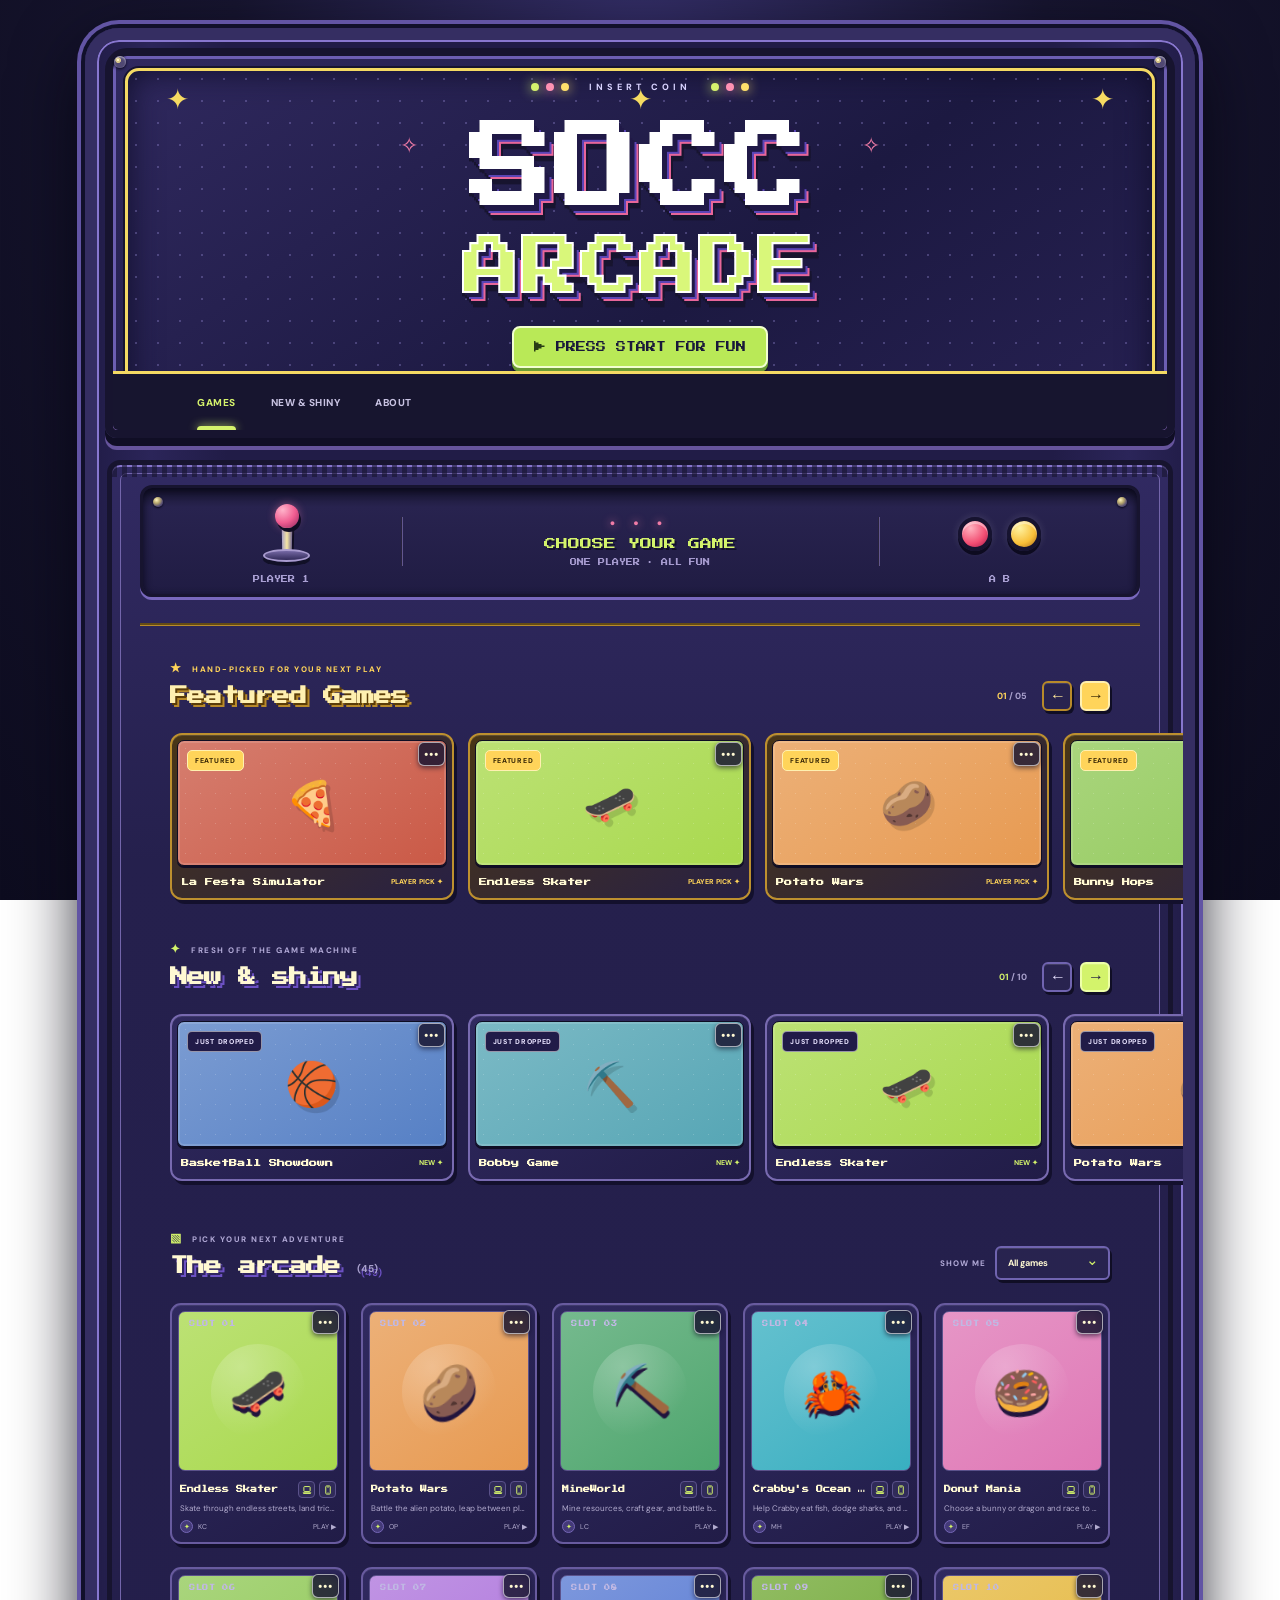
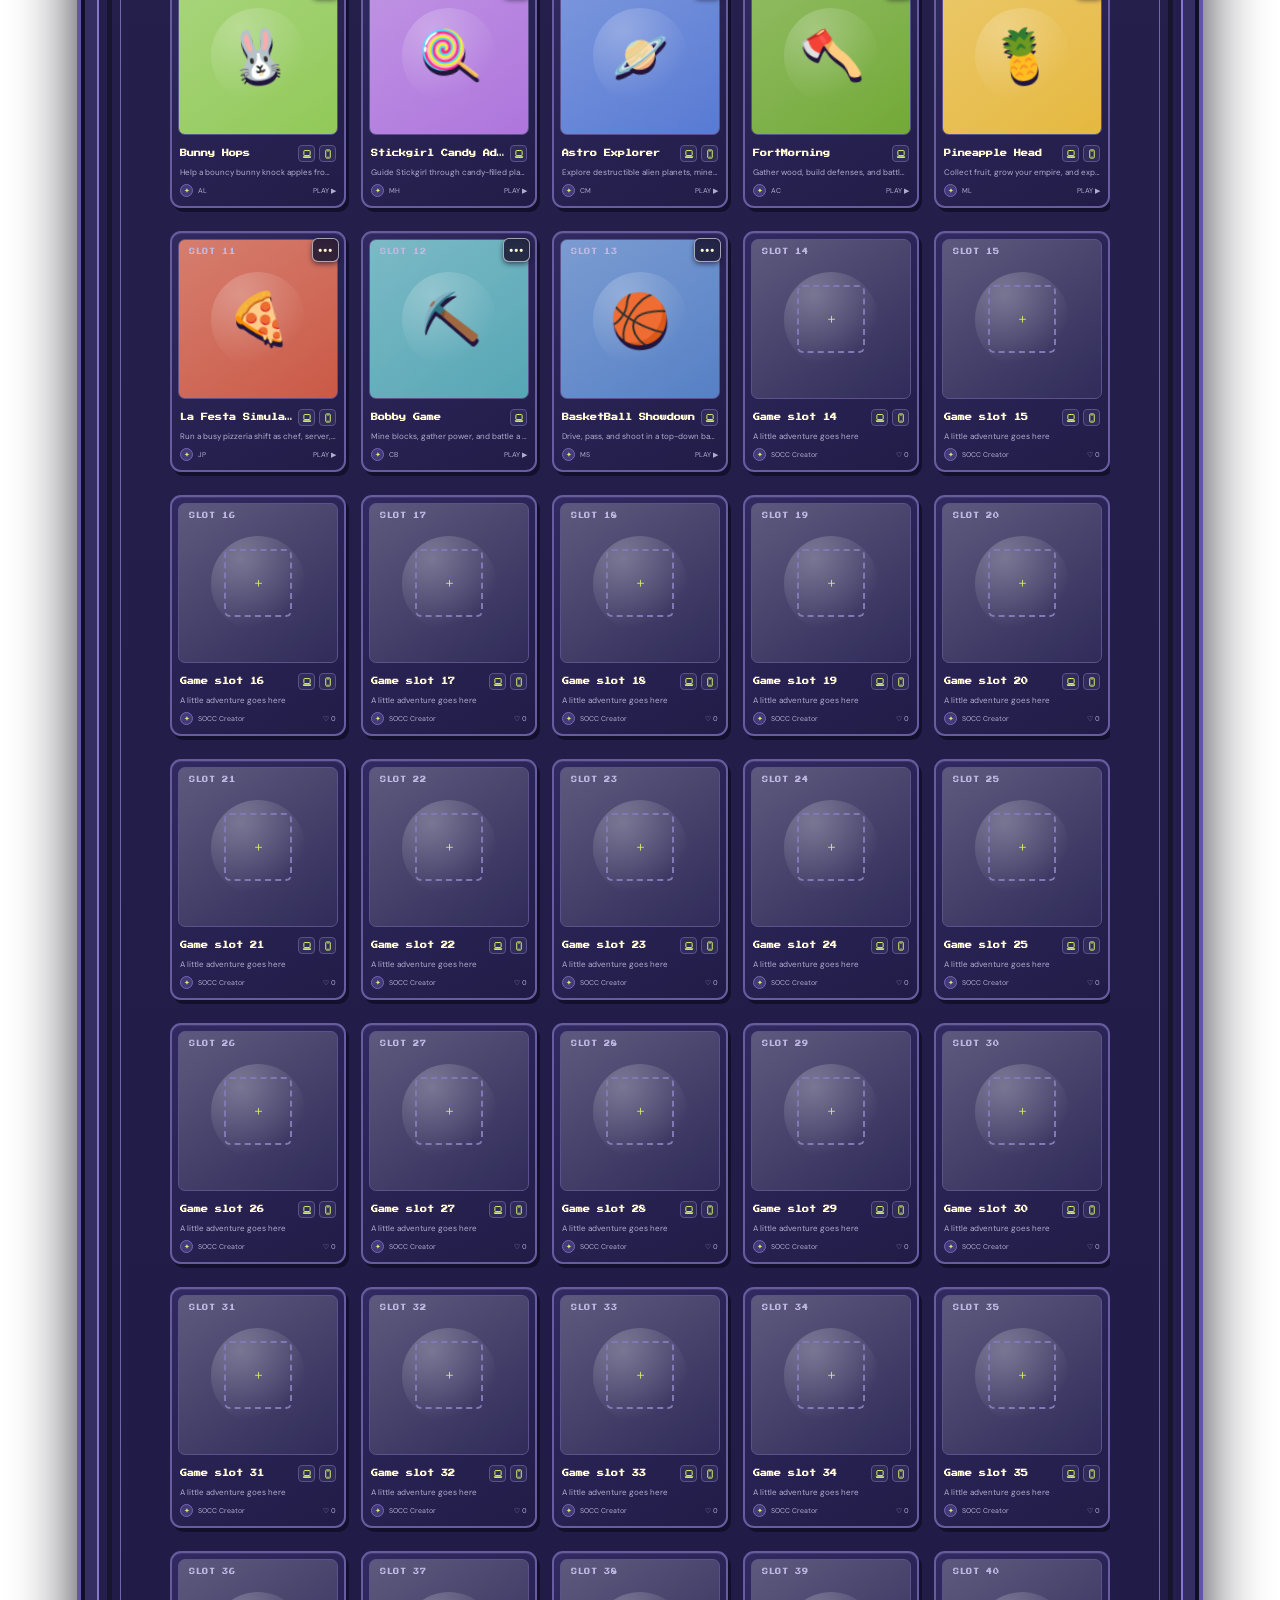
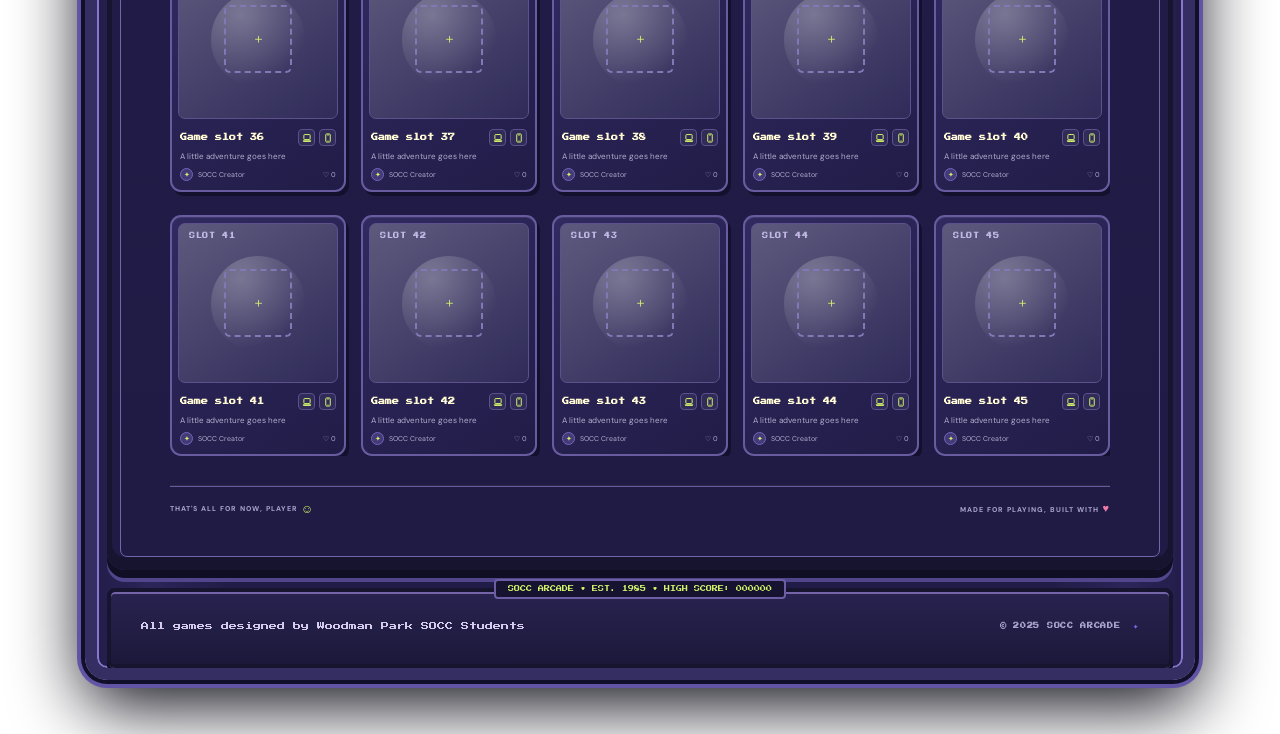
<file: index.html>
<!doctype html>
<html lang="en">
<head>
  <meta charset="utf-8">
  <meta name="viewport" content="width=device-width, initial-scale=1">
  <meta name="theme-color" content="#10102b">
  <meta name="description" content="SOCC Arcade — a playful home for tiny games and big fun.">
  <title>SOCC Arcade — Play something awesome</title>
  <link rel="preconnect" href="https://fonts.googleapis.com">
  <link rel="preconnect" href="https://fonts.gstatic.com" crossorigin>
  <link href="https://fonts.googleapis.com/css2?family=DM+Sans:wght@400;500;600;700;800&family=Press+Start+2P&family=Space+Grotesk:wght@500;600;700&display=swap" rel="stylesheet">
  <link rel="stylesheet" href="styles.css">
</head>
<body>
  <div class="page-shell">
    <header class="site-header">
      <div class="marquee-stars" aria-hidden="true"><span>✦</span><span>✧</span><span>✦</span><span>✧</span><span>✦</span></div>
      <div class="marquee-topline"><span class="marquee-lights"><i></i><i></i><i></i></span> INSERT COIN <span class="marquee-lights"><i></i><i></i><i></i></span></div>
      <a class="marquee-title" href="#top" aria-label="SOCC Arcade home"><span class="marquee-socc">SOCC</span><span class="marquee-arcade">ARCADE</span></a>
      <a class="marquee-caption" id="random-game-button" href="#games"><span aria-hidden="true">▶</span> PRESS START FOR FUN</a>
      <div class="launch-screen" id="launch-screen" aria-live="polite" aria-hidden="true"><div class="launch-screen-stars">✦　✧　✦</div><div class="launch-preview-icon" id="launch-preview-icon">🛹</div><div class="launch-preview-title" id="launch-preview-title">ENDLESS SKATER</div><div class="launch-preview-status">LOADING CARTRIDGE<span>...</span></div></div>
      <div class="marquee-bottom"><nav class="main-nav" aria-label="Main navigation"><a class="nav-link active" href="#games">Games</a><a class="nav-link" href="#new">New &amp; shiny</a><a class="nav-link" href="#about">About</a></nav><button class="submit-button" id="open-submit-dialog" type="button" hidden><span aria-hidden="true">＋</span> Submit a game</button></div>
    </header>

    <main id="top" class="control-deck">
      <div class="cabinet-control-strip" aria-hidden="true">
        <div class="deck-control joystick-control"><span class="joystick-ball"></span><span class="joystick-shaft"></span><span class="joystick-base"></span><b>PLAYER 1</b></div>
        <div class="deck-instruction"><span class="instruction-lights">● ● ●</span><strong>CHOOSE YOUR GAME</strong><small>ONE PLAYER · ALL FUN</small></div>
        <div class="deck-control button-control"><span class="arcade-button red"></span><span class="arcade-button yellow"></span><b>A  B</b></div>
      </div>
      <section class="new-section featured-section" id="featured" aria-labelledby="featured-title">
        <div class="section-heading">
          <div><div class="section-kicker"><span>★</span> HAND-PICKED FOR YOUR NEXT PLAY</div><h2 id="featured-title">Featured Games</h2></div>
          <div class="carousel-controls"><span class="carousel-count"><b id="featured-slide-current">01</b> / 05</span><button class="arrow-button" id="featured-previous" aria-label="Previous featured games">←</button><button class="arrow-button arrow-next" id="featured-next" aria-label="Next featured games">→</button></div>
        </div>
        <div class="carousel-window" aria-label="Featured games">
          <div class="carousel-track" id="featured-track"></div>
        </div>
      </section>

      <section class="new-section" id="new" aria-labelledby="new-title">
        <div class="section-heading">
          <div><div class="section-kicker"><span>✦</span> FRESH OFF THE GAME MACHINE</div><h2 id="new-title">New &amp; shiny</h2></div>
          <div class="carousel-controls"><span class="carousel-count"><b id="slide-current">01</b> / 10</span><button class="arrow-button" id="previous" aria-label="Previous games">←</button><button class="arrow-button arrow-next" id="next" aria-label="Next games">→</button></div>
        </div>
        <div class="carousel-window" aria-label="Newest games">
          <div class="carousel-track" id="carousel-track"></div>
        </div>
      </section>

      <section class="games-section" id="games" aria-labelledby="games-title">
        <div class="section-heading games-heading">
          <div><div class="section-kicker"><span>▧</span> PICK YOUR NEXT ADVENTURE</div><h2 id="games-title">The arcade <span class="title-count">(45)</span></h2></div>
          <div class="filter-wrap"><span class="filter-label">SHOW ME</span><select id="support-filter" aria-label="Filter games by device support"><option value="all">All games</option><option value="laptop">Laptop friendly</option><option value="mobile">Mobile friendly</option></select><span class="select-chevron">⌄</span></div>
        </div>
        <p class="grid-scroll-hint">↔ SWIPE TO BROWSE ALL 5 COLUMNS</p>
        <div class="games-grid-wrap" id="games-grid-wrap" tabindex="0" aria-label="Scrollable five-column game grid"><div class="games-grid" id="games-grid"></div></div>
        <div class="grid-footer"><span>THAT'S ALL FOR NOW, PLAYER <span class="footer-smile">☺</span></span><span>MADE FOR PLAYING, BUILT WITH <b>♥</b></span></div>
      </section>
    </main>
    <footer class="site-footer" id="about"><a class="brand footer-brand" href="#top"><span class="brand-mark" aria-hidden="true"><span></span><span></span><span></span><span></span></span><span class="brand-name"><span class="brand-main">SOCC</span><span class="brand-sub">ARCADE</span></span></a><p>All games designed by Woodman Park SOCC Students</p><span class="footer-copy">© 2025 SOCC ARCADE <span>✦</span></span></footer>
  </div>

  <dialog class="submit-dialog" id="submit-dialog" aria-labelledby="submit-title">
    <div class="submit-dialog-shell">
      <div class="submit-dialog-heading"><div><div class="section-kicker"><span>✦</span> ADD TO THE ARCADE</div><h2 id="submit-title">Submit a game</h2><p>Build your game card, then send the details with your HTML game.</p></div><button class="dialog-close" id="close-submit-dialog" type="button" aria-label="Close submission form">×</button></div>
      <form id="submission-form">
        <div class="submission-layout">
          <section class="submission-fields" aria-label="Game details">
            <label class="form-field">Game name<input id="submission-name" name="name" type="text" maxlength="48" placeholder="e.g. Super Space Buddy" required></label>
            <label class="form-field">Short description<textarea id="submission-description" name="description" rows="3" maxlength="160" placeholder="What do players do in your game?" required></textarea><span class="field-hint">One fun sentence, up to 160 characters.</span></label>
            <label class="form-field">Author / creator name<input id="submission-author" name="author" type="text" maxlength="40" placeholder="Your name or creator tag" required></label>
            <div class="form-field"><span class="form-label">Game file <span class="required-mark">REQUIRED</span></span><label class="file-drop" for="submission-file"><span class="file-icon">▧</span><span><b id="file-prompt">Choose one HTML file</b><small id="file-detail">.html or .htm · Max one file</small></span><span class="file-browse">Browse</span></label><input class="visually-hidden" id="submission-file" name="gameFile" type="file" accept=".html,.htm,text/html" required></div>
          </section>
          <section class="thumbnail-designer" aria-label="Thumbnail designer">
            <div class="form-label">Design your thumbnail</div><div class="thumbnail-preview" id="submission-preview" aria-label="Thumbnail preview"><span id="preview-icon">🕹️</span></div>
            <fieldset class="preset-group"><legend>Choose an icon</legend><div class="icon-presets" id="icon-presets"><button type="button" class="icon-preset is-selected" data-icon="🕹️" aria-label="Arcade joystick" aria-pressed="true">🕹️</button><button type="button" class="icon-preset" data-icon="🚀" aria-label="Rocket" aria-pressed="false">🚀</button><button type="button" class="icon-preset" data-icon="🐸" aria-label="Frog" aria-pressed="false">🐸</button><button type="button" class="icon-preset" data-icon="🦊" aria-label="Fox" aria-pressed="false">🦊</button><button type="button" class="icon-preset" data-icon="🥔" aria-label="Potato" aria-pressed="false">🥔</button><button type="button" class="icon-preset" data-icon="🛹" aria-label="Skateboard" aria-pressed="false">🛹</button><button type="button" class="icon-preset" data-icon="🦀" aria-label="Crab" aria-pressed="false">🦀</button><button type="button" class="icon-preset" data-icon="🍩" aria-label="Donut" aria-pressed="false">🍩</button><button type="button" class="icon-preset" data-icon="🐰" aria-label="Bunny" aria-pressed="false">🐰</button><button type="button" class="icon-preset" data-icon="🧙" aria-label="Wizard" aria-pressed="false">🧙</button><button type="button" class="icon-preset" data-icon="👾" aria-label="Space invader" aria-pressed="false">👾</button><button type="button" class="icon-preset" data-icon="⚽" aria-label="Soccer ball" aria-pressed="false">⚽</button><button type="button" class="icon-preset" data-icon="🐉" aria-label="Dragon" aria-pressed="false">🐉</button><button type="button" class="icon-preset" data-icon="👻" aria-label="Ghost" aria-pressed="false">👻</button><button type="button" class="icon-preset" data-icon="🤖" aria-label="Robot" aria-pressed="false">🤖</button><button type="button" class="icon-preset" data-icon="💎" aria-label="Gem" aria-pressed="false">💎</button><button type="button" class="icon-preset" data-icon="⚡" aria-label="Lightning" aria-pressed="false">⚡</button><button type="button" class="icon-preset" data-icon="🌈" aria-label="Rainbow" aria-pressed="false">🌈</button><button type="button" class="icon-preset" data-icon="⭐" aria-label="Star" aria-pressed="false">⭐</button><button type="button" class="icon-preset" data-icon="🌙" aria-label="Moon" aria-pressed="false">🌙</button><button type="button" class="icon-preset" data-icon="🍓" aria-label="Strawberry" aria-pressed="false">🍓</button><button type="button" class="icon-preset" data-icon="🍕" aria-label="Pizza" aria-pressed="false">🍕</button><button type="button" class="icon-preset" data-icon="🍉" aria-label="Watermelon" aria-pressed="false">🍉</button><button type="button" class="icon-preset" data-icon="🧁" aria-label="Cupcake" aria-pressed="false">🧁</button><button type="button" class="icon-preset" data-icon="🎸" aria-label="Guitar" aria-pressed="false">🎸</button><button type="button" class="icon-preset" data-icon="🥁" aria-label="Drum" aria-pressed="false">🥁</button><button type="button" class="icon-preset" data-icon="🎮" aria-label="Game controller" aria-pressed="false">🎮</button><button type="button" class="icon-preset" data-icon="🎲" aria-label="Dice" aria-pressed="false">🎲</button><button type="button" class="icon-preset" data-icon="🧩" aria-label="Puzzle piece" aria-pressed="false">🧩</button><button type="button" class="icon-preset" data-icon="🪄" aria-label="Magic wand" aria-pressed="false">🪄</button><button type="button" class="icon-preset" data-icon="🛸" aria-label="UFO" aria-pressed="false">🛸</button><button type="button" class="icon-preset" data-icon="🚗" aria-label="Car" aria-pressed="false">🚗</button><button type="button" class="icon-preset" data-icon="🏎️" aria-label="Race car" aria-pressed="false">🏎️</button><button type="button" class="icon-preset" data-icon="🚂" aria-label="Train" aria-pressed="false">🚂</button><button type="button" class="icon-preset" data-icon="🦖" aria-label="Dinosaur" aria-pressed="false">🦖</button><button type="button" class="icon-preset" data-icon="🐢" aria-label="Turtle" aria-pressed="false">🐢</button><button type="button" class="icon-preset" data-icon="🦄" aria-label="Unicorn" aria-pressed="false">🦄</button><button type="button" class="icon-preset" data-icon="🐼" aria-label="Panda" aria-pressed="false">🐼</button><button type="button" class="icon-preset" data-icon="🐙" aria-label="Octopus" aria-pressed="false">🐙</button><button type="button" class="icon-preset" data-icon="🐳" aria-label="Whale" aria-pressed="false">🐳</button><button type="button" class="icon-preset" data-icon="🌵" aria-label="Cactus" aria-pressed="false">🌵</button><button type="button" class="icon-preset" data-icon="🎯" aria-label="Target" aria-pressed="false">🎯</button></div></fieldset>
            <fieldset class="preset-group color-group"><legend>Pick a backing color</legend><div class="color-presets" id="color-presets"><button type="button" class="color-preset is-selected" data-color="#a9d94d" style="--swatch:#a9d94d" aria-label="Lime" aria-pressed="true"></button><button type="button" class="color-preset" data-color="#f17ca7" style="--swatch:#f17ca7" aria-label="Pink" aria-pressed="false"></button><button type="button" class="color-preset" data-color="#7564f5" style="--swatch:#7564f5" aria-label="Violet" aria-pressed="false"></button><button type="button" class="color-preset" data-color="#38afc1" style="--swatch:#38afc1" aria-label="Ocean blue" aria-pressed="false"></button><button type="button" class="color-preset" data-color="#f3bd4d" style="--swatch:#f3bd4d" aria-label="Gold" aria-pressed="false"></button><button type="button" class="color-preset" data-color="#df78b6" style="--swatch:#df78b6" aria-label="Candy" aria-pressed="false"></button><button type="button" class="color-preset" data-color="#4ea66e" style="--swatch:#4ea66e" aria-label="Forest" aria-pressed="false"></button><button type="button" class="color-preset" data-color="#587ad3" style="--swatch:#587ad3" aria-label="Space blue" aria-pressed="false"></button></div></fieldset>
          </section>
        </div>
        <p class="submission-note"><span>ⓘ</span> This arcade is hosted as a static site. Your email draft will include your details and thumbnail choices; please attach the selected HTML file before sending.</p>
        <div class="submit-dialog-actions"><button class="cancel-submit" id="cancel-submit" type="button">Cancel</button><button class="submit-form-button" type="submit">Continue to email <span>↗</span></button></div>
        <p class="form-feedback" id="form-feedback" role="status" aria-live="polite"></p>
      </form>
    </div>
  </dialog>
  <script src="script.js"></script>
</body>
</html>
</file>
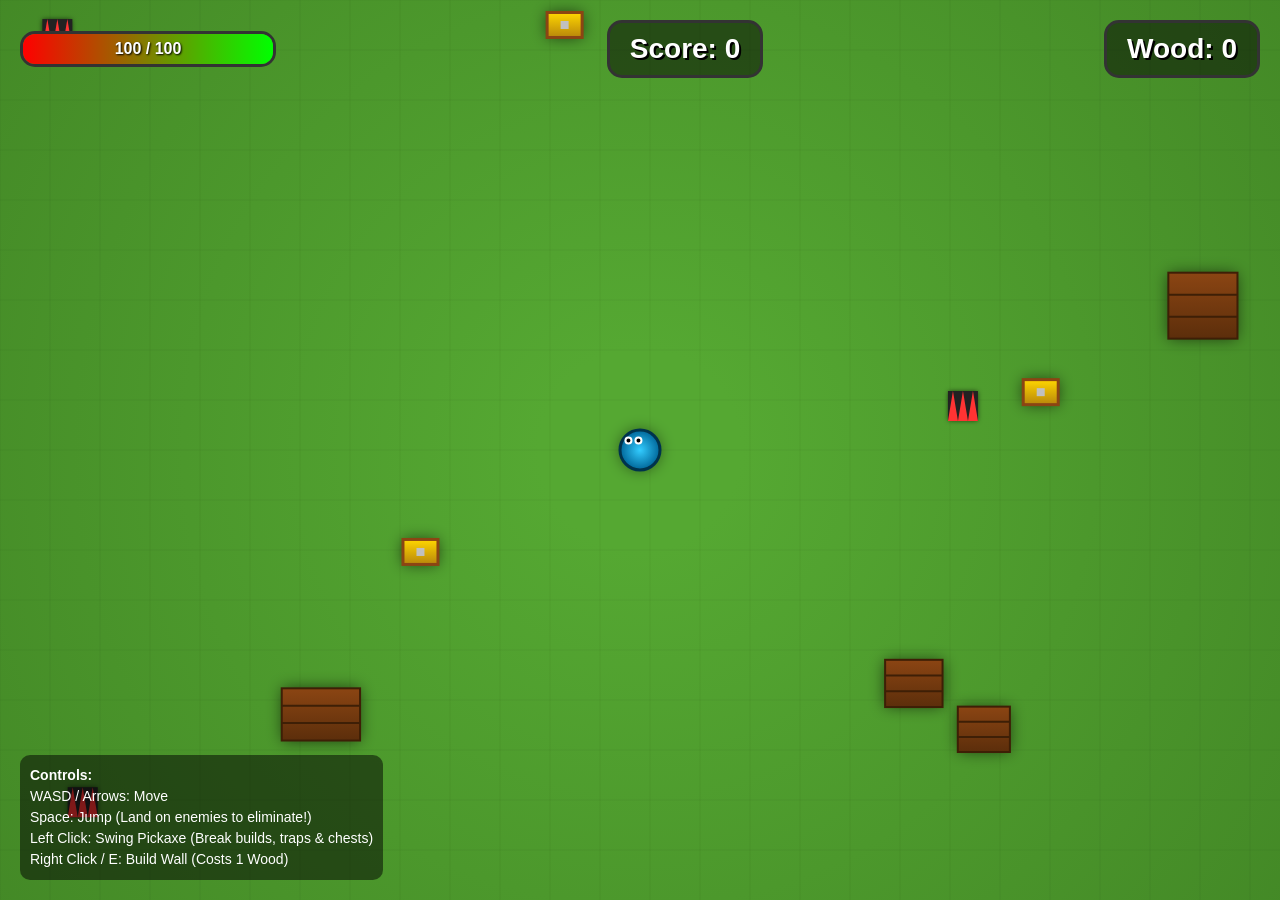
<file: games/fortmorning.html>
<!DOCTYPE html>
<html lang="en">
<head>
    <meta charset="UTF-8">
    <meta name="viewport" content="width=device-width, initial-scale=1.0">
    <title>FortMorning</title>
    <style>
        body, html {
            margin: 0;
            padding: 0;
            width: 100%;
            height: 100%;
            overflow: hidden;
            background-color: #7cfc00; /* Grass green */
            font-family: 'Segoe UI', Tahoma, Geneva, Verdana, sans-serif;
            touch-action: none; /* Prevent zooming/scrolling on mobile */
        }
        
        canvas {
            display: block;
            width: 100%;
            height: 100%;
        }

        /* UI Overlays */
        #ui-layer {
            position: absolute;
            top: 0;
            left: 0;
            width: 100%;
            height: 100%;
            pointer-events: none;
            display: flex;
            flex-direction: column;
            justify-content: space-between;
        }

        .top-bar {
            padding: 20px;
            display: flex;
            justify-content: space-between;
            align-items: center;
        }

        .health-container {
            width: 250px;
            height: 30px;
            background-color: rgba(0, 0, 0, 0.5);
            border: 3px solid #333;
            border-radius: 15px;
            overflow: hidden;
            position: relative;
        }

        #health-bar {
            width: 100%;
            height: 100%;
            background: linear-gradient(90deg, #ff0000, #00ff00);
            transition: width 0.2s ease;
        }
        
        #health-text {
            position: absolute;
            top: 50%;
            left: 50%;
            transform: translate(-50%, -50%);
            color: white;
            font-weight: bold;
            text-shadow: 1px 1px 2px black;
        }

        .score-container {
            font-size: 28px;
            font-weight: bold;
            color: white;
            background-color: rgba(0, 0, 0, 0.5);
            padding: 10px 20px;
            border-radius: 15px;
            border: 3px solid #333;
            text-shadow: 2px 2px 0px #000;
        }

        /* Game Over Screen */
        #game-over {
            position: absolute;
            top: 0;
            left: 0;
            width: 100%;
            height: 100%;
            background-color: rgba(0, 0, 0, 0.8);
            display: none;
            flex-direction: column;
            justify-content: center;
            align-items: center;
            pointer-events: auto;
            color: white;
            z-index: 10;
        }

        #game-over h1 {
            font-size: 64px;
            margin-bottom: 10px;
            color: #ff3333;
            text-transform: uppercase;
            text-shadow: 3px 3px 0px #000;
        }

        #final-score {
            font-size: 32px;
            margin-bottom: 40px;
        }

        button {
            padding: 15px 40px;
            font-size: 24px;
            font-weight: bold;
            color: white;
            background-color: #007bff;
            border: none;
            border-radius: 10px;
            cursor: pointer;
            box-shadow: 0 5px 0 #0056b3;
            transition: transform 0.1s, box-shadow 0.1s;
        }

        button:hover {
            background-color: #0088ff;
        }

        button:active {
            transform: translateY(5px);
            box-shadow: 0 0 0 #0056b3;
        }

        .instructions {
            position: absolute;
            bottom: 20px;
            left: 20px;
            background-color: rgba(0,0,0,0.5);
            color: white;
            padding: 10px;
            border-radius: 10px;
            font-size: 14px;
            line-height: 1.5;
        }
    </style>
</head>
<body>

    <canvas id="gameCanvas"></canvas>

    <div id="ui-layer">
        <div class="top-bar">
            <div class="health-container">
                <div id="health-bar"></div>
                <div id="health-text">100 / 100</div>
            </div>
            <div class="score-container">
                Score: <span id="score">0</span>
            </div>
            <div class="wood-container" style="font-size: 28px; font-weight: bold; color: white; background-color: rgba(0, 0, 0, 0.5); padding: 10px 20px; border-radius: 15px; border: 3px solid #333; text-shadow: 2px 2px 0px #000; margin-left: 10px;">
                Wood: <span id="wood">0</span>
            </div>
        </div>
        <div class="instructions">
            <b>Controls:</b><br>
            WASD / Arrows: Move<br>
            Space: Jump (Land on enemies to eliminate!)<br>
            Left Click: Swing Pickaxe (Break builds, traps & chests)<br>
            Right Click / E: Build Wall (Costs 1 Wood)
        </div>
    </div>

    <div id="game-over">
        <h1>Eliminated</h1>
        <div id="final-score">Score: 0</div>
        <button onclick="resetGame()">Play Again</button>
    </div>

<script>
    const canvas = document.getElementById('gameCanvas');
    const ctx = canvas.getContext('2d');
    const healthBar = document.getElementById('health-bar');
    const healthText = document.getElementById('health-text');
    const scoreElement = document.getElementById('score');
    const woodElement = document.getElementById('wood');
    const gameOverScreen = document.getElementById('game-over');
    const finalScoreElement = document.getElementById('final-score');

    let width, height;
    function resize() {
        width = window.innerWidth;
        height = window.innerHeight;
        canvas.width = width;
        canvas.height = height;
    }
    window.addEventListener('resize', resize);
    resize();

    // Game State
    let gameState = 'playing'; // playing, gameover
    let score = 0;
    let wood = 0;
    let frameCount = 0;

    // Input Handling
    const keys = { w: false, a: false, s: false, d: false, ' ': false };
    const mouse = { x: 0, y: 0, clicked: false };

    window.addEventListener('keydown', e => {
        let key = e.key.toLowerCase();
        if (key === 'arrowup') key = 'w';
        if (key === 'arrowdown') key = 's';
        if (key === 'arrowleft') key = 'a';
        if (key === 'arrowright') key = 'd';
        if (key === 'e') player.buildWall();
        if (keys.hasOwnProperty(key)) keys[key] = true;
    });

    window.addEventListener('keyup', e => {
        let key = e.key.toLowerCase();
        if (key === 'arrowup') key = 'w';
        if (key === 'arrowdown') key = 's';
        if (key === 'arrowleft') key = 'a';
        if (key === 'arrowright') key = 'd';
        if (keys.hasOwnProperty(key)) keys[key] = false;
    });

    window.addEventListener('mousemove', e => {
        mouse.x = e.clientX;
        mouse.y = e.clientY;
    });

    window.addEventListener('mousedown', e => {
        if (e.button === 0 && gameState === 'playing') {
            player.attack();
        } else if (e.button === 2 && gameState === 'playing') {
            player.buildWall();
        }
    });

    window.addEventListener('contextmenu', e => {
        e.preventDefault(); // Prevent right-click menu
    });

    // Helper Math Functions
    function dist(x1, y1, x2, y2) {
        return Math.hypot(x2 - x1, y2 - y1);
    }
    function circleRectCollide(circle, rect) {
        let distX = Math.abs(circle.x - rect.x - rect.w / 2);
        let distY = Math.abs(circle.y - rect.y - rect.h / 2);

        if (distX > (rect.w / 2 + circle.r)) return false;
        if (distY > (rect.h / 2 + circle.r)) return false;

        if (distX <= (rect.w / 2)) return true;
        if (distY <= (rect.h / 2)) return true;

        let dx = distX - rect.w / 2;
        let dy = distY - rect.h / 2;
        return (dx * dx + dy * dy <= (circle.r * circle.r));
    }

    // Entities Arrays
    let enemies = [];
    let builds = [];
    let traps = [];
    let particles = [];
    let chests = [];
    let items = [];

    // Player Object
    const player = {
        x: width / 2,
        y: height / 2,
        r: 20,
        speed: 5,
        hp: 100,
        maxHp: 100,
        color: '#00aaff',
        
        // Jump mechanics
        isJumping: false,
        jumpTimer: 0,
        jumpDuration: 40,
        jumpZ: 0, // Visual height

        // Attack mechanics
        isAttacking: false,
        attackTimer: 0,
        attackDuration: 15,
        attackAngle: 0,
        
        // Damage mechanics
        invulnerableTimer: 0,

        update() {
            if (this.hp <= 0) return;

            // Invulnerability timer
            if (this.invulnerableTimer > 0) this.invulnerableTimer--;

            // Jumping Logic
            if (keys[' '] && !this.isJumping) {
                this.isJumping = true;
                this.jumpTimer = 0;
            }

            if (this.isJumping) {
                this.jumpTimer++;
                // Parabolic jump arc using sine wave
                this.jumpZ = Math.sin((this.jumpTimer / this.jumpDuration) * Math.PI) * 30;
                
                if (this.jumpTimer >= this.jumpDuration) {
                    this.isJumping = false;
                    this.jumpZ = 0;
                    this.checkJumpLanding();
                }
            }

            // Attack Logic
            if (this.isAttacking) {
                this.attackTimer++;
                if (this.attackTimer >= this.attackDuration) {
                    this.isAttacking = false;
                }
            }

            // Movement logic (store old pos for collision resolution)
            let oldX = this.x;
            let oldY = this.y;
            let dx = 0;
            let dy = 0;

            if (keys.w) dy -= this.speed;
            if (keys.s) dy += this.speed;
            if (keys.a) dx -= this.speed;
            if (keys.d) dx += this.speed;

            // Normalize diagonal movement
            if (dx !== 0 && dy !== 0) {
                let length = Math.hypot(dx, dy);
                dx = (dx / length) * this.speed;
                dy = (dy / length) * this.speed;
            }

            this.x += dx;
            this.y += dy;

            // Screen boundaries
            this.x = Math.max(this.r, Math.min(width - this.r, this.x));
            this.y = Math.max(this.r, Math.min(height - this.r, this.y));

            // Collision with builds
            for (let b of builds) {
                if (circleRectCollide({x: this.x, y: this.y, r: this.r}, b)) {
                    // Resolve collision - simply push back for now
                    this.x = oldX;
                    this.y = oldY;
                }
            }

            // Check Traps
            if (!this.isJumping && this.invulnerableTimer <= 0) {
                for (let t of traps) {
                    if (circleRectCollide({x: this.x, y: this.y, r: this.r}, t)) {
                        this.takeDamage(10);
                        this.invulnerableTimer = 30; // iframe
                    }
                }
            }

            // Check Items
            for (let i = items.length - 1; i >= 0; i--) {
                if (dist(this.x, this.y, items[i].x, items[i].y) < this.r + 15) {
                    if (items[i].type === 'wood') {
                        wood += items[i].amount;
                        updateWood();
                    } else if (items[i].type === 'health') {
                        this.hp = Math.min(this.maxHp, this.hp + items[i].amount);
                        updateHealth();
                    }
                    createParticles(items[i].x, items[i].y, items[i].type === 'wood' ? '#d2b48c' : '#00ff00');
                    items.splice(i, 1);
                }
            }
        },

        buildWall() {
            if (wood >= 1) {
                wood--;
                updateWood();
                
                let w = 40;
                let h = 40;
                let bx = mouse.x - w/2;
                let by = mouse.y - h/2;
                
                builds.push({x: bx, y: by, w: w, h: h, color: '#8b4513', playerBuilt: true});
                createParticles(mouse.x, mouse.y, '#8b4513');
            }
        },

        attack() {
            if (this.isAttacking) return;
            this.isAttacking = true;
            this.attackTimer = 0;
            this.attackAngle = Math.atan2(mouse.y - this.y, mouse.x - this.x);

            const attackRadius = 80;

            // Hit detection for enemies (180-degree sweep)
            for (let i = enemies.length - 1; i >= 0; i--) {
                let e = enemies[i];
                let d = dist(this.x, this.y, e.x, e.y);
                if (d < attackRadius + e.r) {
                    let angleTo = Math.atan2(e.y - this.y, e.x - this.x);
                    let angleDiff = Math.abs(angleTo - this.attackAngle);
                    if (angleDiff > Math.PI) angleDiff = 2 * Math.PI - angleDiff;
                    
                    if (angleDiff <= Math.PI / 2) { // 180 degrees sweep (90 on each side)
                        createParticles(e.x, e.y, e.color);
                        enemies.splice(i, 1);
                        score += 50;
                        updateScore();
                    }
                }
            }

            // Hit detection for objects (builds, traps, chests)
            const hitPoint = {
                x: this.x + Math.cos(this.attackAngle) * 40,
                y: this.y + Math.sin(this.attackAngle) * 40,
                r: 50 // wide radius to simulate sweep for objects
            };

            // Check builds
            for (let i = builds.length - 1; i >= 0; i--) {
                if (circleRectCollide(hitPoint, builds[i])) {
                    createParticles(builds[i].x + builds[i].w/2, builds[i].y + builds[i].h/2, '#8b4513');
                    if (!builds[i].playerBuilt) {
                        // Natural builds drop wood occasionally
                        items.push({x: builds[i].x + builds[i].w/2, y: builds[i].y + builds[i].h/2, type: 'wood', amount: 1});
                    }
                    builds.splice(i, 1);
                    score += 10;
                    updateScore();
                }
            }

            // Check traps
            for (let i = traps.length - 1; i >= 0; i--) {
                if (circleRectCollide(hitPoint, traps[i])) {
                    createParticles(traps[i].x + traps[i].w/2, traps[i].y + traps[i].h/2, '#ff3333');
                    traps.splice(i, 1);
                    score += 5;
                    updateScore();
                }
            }

            // Check chests
            for (let i = chests.length - 1; i >= 0; i--) {
                if (circleRectCollide(hitPoint, chests[i])) {
                    createParticles(chests[i].x + chests[i].w/2, chests[i].y + chests[i].h/2, '#ffd700');
                    
                    // Drop loot
                    let numLoot = 1 + Math.floor(Math.random() * 3);
                    for(let j=0; j<numLoot; j++) {
                        let type = Math.random() > 0.3 ? 'wood' : 'health';
                        let amount = type === 'wood' ? (1 + Math.floor(Math.random() * 3)) : 20;
                        items.push({
                            x: chests[i].x + chests[i].w/2 + (Math.random() * 40 - 20), 
                            y: chests[i].y + chests[i].h/2 + (Math.random() * 40 - 20), 
                            type: type, 
                            amount: amount
                        });
                    }
                    
                    chests.splice(i, 1);
                    score += 25;
                    updateScore();
                }
            }
        },

        checkJumpLanding() {
            // Check if landed on enemy
            for (let i = enemies.length - 1; i >= 0; i--) {
                let e = enemies[i];
                if (dist(this.x, this.y, e.x, e.y) < this.r + e.r) {
                    // Eliminated!
                    createParticles(e.x, e.y, e.color);
                    enemies.splice(i, 1);
                    score += 50;
                    updateScore();
                    // Bounce
                    this.isJumping = true;
                    this.jumpTimer = 0;
                }
            }
        },

        takeDamage(amount) {
            this.hp -= amount;
            if (this.hp <= 0) {
                this.hp = 0;
                endGame();
            }
            updateHealth();
        },

        draw() {
            // Shadow
            ctx.fillStyle = 'rgba(0,0,0,0.3)';
            ctx.beginPath();
            ctx.ellipse(this.x, this.y, this.r, this.r * 0.5, 0, 0, Math.PI * 2);
            ctx.fill();

            // Player body
            ctx.save();
            ctx.translate(this.x, this.y - this.jumpZ);
            
            // Blink if invulnerable
            if (this.invulnerableTimer > 0 && Math.floor(Date.now() / 100) % 2 === 0) {
                ctx.globalAlpha = 0.5;
            }

            // Draw Pickaxe swing
            if (this.isAttacking) {
                ctx.save();
                ctx.rotate(this.attackAngle);
                
                // Swing animation calc
                let progress = this.attackTimer / this.attackDuration;
                let swingAngle = (progress * Math.PI) - (Math.PI / 2); // 180 deg sweep: -90 to 90 deg
                
                ctx.rotate(swingAngle);
                
                // Draw Pickaxe
                ctx.lineWidth = 4;
                ctx.strokeStyle = '#5c4033'; // Handle
                ctx.beginPath();
                ctx.moveTo(this.r, 0);
                ctx.lineTo(this.r + 40, 0);
                ctx.stroke();

                ctx.fillStyle = '#b0c4de'; // Blade
                ctx.beginPath();
                ctx.arc(this.r + 40, 0, 15, -Math.PI/4, Math.PI/4);
                ctx.lineTo(this.r + 30, 0);
                ctx.fill();
                ctx.restore();
            }

            // Draw player circle
            ctx.shadowBlur = 15;
            ctx.shadowColor = 'rgba(0,0,0,0.5)';
            
            let pGrad = ctx.createRadialGradient(0, 0, 0, 0, 0, this.r);
            pGrad.addColorStop(0, '#33ccff');
            pGrad.addColorStop(1, '#006699');
            
            ctx.fillStyle = pGrad;
            ctx.beginPath();
            ctx.arc(0, 0, this.r + (this.jumpZ * 0.2), 0, Math.PI * 2); // Slightly scale up when jumping
            ctx.fill();
            
            ctx.shadowBlur = 0; // Reset shadow
            ctx.lineWidth = 3;
            ctx.strokeStyle = '#00334d';
            ctx.stroke();

            // Eyes (facing mouse)
            let angleToMouse = Math.atan2(mouse.y - this.y, mouse.x - this.x);
            let eyeOffsetX = Math.cos(angleToMouse) * 8;
            let eyeOffsetY = Math.sin(angleToMouse) * 8;
            
            ctx.fillStyle = 'white';
            ctx.beginPath();
            ctx.arc(eyeOffsetX - 5, eyeOffsetY - 5, 4, 0, Math.PI*2);
            ctx.arc(eyeOffsetX + 5, eyeOffsetY - 5, 4, 0, Math.PI*2);
            ctx.fill();
            ctx.fillStyle = 'black';
            ctx.beginPath();
            ctx.arc(eyeOffsetX - 5, eyeOffsetY - 5, 2, 0, Math.PI*2);
            ctx.arc(eyeOffsetX + 5, eyeOffsetY - 5, 2, 0, Math.PI*2);
            ctx.fill();

            ctx.restore();
        }
    };

    class Enemy {
        constructor() {
            // Spawn outside center
            let margin = 50;
            if (Math.random() > 0.5) {
                this.x = Math.random() > 0.5 ? margin : width - margin;
                this.y = Math.random() * height;
            } else {
                this.x = Math.random() * width;
                this.y = Math.random() > 0.5 ? margin : height - margin;
            }
            this.r = 18;
            this.speed = 1.5 + Math.random() * 1.5;
            this.color = '#800080';
            this.angle = Math.random() * Math.PI * 2;
            this.changeDirTimer = 0;
        }

        update() {
            // Wander AI
            this.changeDirTimer--;
            if (this.changeDirTimer <= 0) {
                this.angle = Math.random() * Math.PI * 2;
                this.changeDirTimer = 60 + Math.random() * 60;
            }

            // Move towards player if close
            let dToPlayer = dist(this.x, this.y, player.x, player.y);
            if (dToPlayer < 300) {
                this.angle = Math.atan2(player.y - this.y, player.x - this.x);
            }

            this.x += Math.cos(this.angle) * this.speed;
            this.y += Math.sin(this.angle) * this.speed;

            // Boundaries
            this.x = Math.max(this.r, Math.min(width - this.r, this.x));
            this.y = Math.max(this.r, Math.min(height - this.r, this.y));

            // Collision with player
            if (!player.isJumping && player.invulnerableTimer <= 0 && dToPlayer < this.r + player.r) {
                player.takeDamage(15);
                player.invulnerableTimer = 30;
                // Bounce back
                this.x -= Math.cos(this.angle) * 20;
                this.y -= Math.sin(this.angle) * 20;
            }
        }

        draw() {
            ctx.fillStyle = 'rgba(0,0,0,0.3)';
            ctx.beginPath();
            ctx.ellipse(this.x, this.y + 5, this.r, this.r * 0.5, 0, 0, Math.PI * 2);
            ctx.fill();

            ctx.shadowBlur = 10;
            ctx.shadowColor = 'rgba(0,0,0,0.5)';

            let eGrad = ctx.createRadialGradient(this.x, this.y, 0, this.x, this.y, this.r);
            eGrad.addColorStop(0, '#ff66ff');
            eGrad.addColorStop(1, '#800080');

            ctx.fillStyle = eGrad;
            ctx.beginPath();
            ctx.arc(this.x, this.y, this.r, 0, Math.PI * 2);
            ctx.fill();
            
            ctx.shadowBlur = 0;
            ctx.lineWidth = 3;
            ctx.strokeStyle = '#4b0082';
            ctx.stroke();

            // Angry eyes
            ctx.fillStyle = 'white';
            ctx.beginPath();
            ctx.arc(this.x - 5, this.y - 3, 4, 0, Math.PI*2);
            ctx.arc(this.x + 5, this.y - 3, 4, 0, Math.PI*2);
            ctx.fill();
            ctx.strokeStyle = 'black';
            ctx.lineWidth = 2;
            ctx.beginPath();
            ctx.moveTo(this.x - 9, this.y - 7);
            ctx.lineTo(this.x - 2, this.y - 4);
            ctx.moveTo(this.x + 9, this.y - 7);
            ctx.lineTo(this.x + 2, this.y - 4);
            ctx.stroke();
        }
    }

    class Particle {
        constructor(x, y, color) {
            this.x = x;
            this.y = y;
            this.color = color;
            this.size = Math.random() * 6 + 2;
            this.speedX = (Math.random() - 0.5) * 8;
            this.speedY = (Math.random() - 0.5) * 8;
            this.life = 1;
            this.decay = Math.random() * 0.05 + 0.02;
        }
        update() {
            this.x += this.speedX;
            this.y += this.speedY;
            this.life -= this.decay;
        }
        draw() {
            ctx.globalAlpha = this.life;
            ctx.fillStyle = this.color;
            ctx.fillRect(this.x, this.y, this.size, this.size);
            ctx.globalAlpha = 1;
        }
    }

    function createParticles(x, y, color) {
        for (let i = 0; i < 15; i++) {
            particles.push(new Particle(x, y, color));
        }
    }

    // Spawners
    function spawnChest() {
        if (chests.length > 5) return;
        let w = 35;
        let h = 25;
        let x = Math.random() * (width - w);
        let y = Math.random() * (height - h);
        if (dist(x+w/2, y+h/2, player.x, player.y) > 200) {
            chests.push({x, y, w, h, color: '#daa520'});
        }
    }

    function spawnBuild() {
        if (builds.length > 15) return;
        let w = 40 + Math.random() * 40;
        let h = 40 + Math.random() * 40;
        let x = Math.random() * (width - w);
        let y = Math.random() * (height - h);
        
        // Don't spawn on player
        if (dist(x+w/2, y+h/2, player.x, player.y) > 100) {
            builds.push({x, y, w, h, color: '#8b4513'});
        }
    }

    function spawnTrap() {
        if (traps.length > 10) return;
        let w = 30;
        let h = 30;
        let x = Math.random() * (width - w);
        let y = Math.random() * (height - h);
        if (dist(x+w/2, y+h/2, player.x, player.y) > 150) {
            traps.push({x, y, w, h, color: '#ff3333'});
        }
    }

    function spawnEnemy() {
        if (enemies.length < 5 + (score / 100)) {
            enemies.push(new Enemy());
        }
    }

    function drawBuilds() {
        for (let b of builds) {
            // Shadow
            ctx.shadowBlur = 15;
            ctx.shadowColor = "rgba(0,0,0,0.6)";

            // Gradient for box
            let grad = ctx.createLinearGradient(b.x, b.y, b.x, b.y + b.h);
            grad.addColorStop(0, b.color);
            grad.addColorStop(1, '#5c2e0b');

            ctx.fillStyle = grad;
            ctx.fillRect(b.x, b.y, b.w, b.h);
            
            ctx.shadowBlur = 0;

            // Planks detail
            ctx.strokeStyle = '#3e1f06';
            ctx.lineWidth = 2;
            ctx.strokeRect(b.x, b.y, b.w, b.h);
            ctx.beginPath();
            ctx.moveTo(b.x, b.y + b.h/3);
            ctx.lineTo(b.x + b.w, b.y + b.h/3);
            ctx.moveTo(b.x, b.y + (b.h/3)*2);
            ctx.lineTo(b.x + b.w, b.y + (b.h/3)*2);
            ctx.stroke();
        }
    }

    function drawTraps() {
        for (let t of traps) {
            ctx.shadowBlur = 5;
            ctx.shadowColor = 'rgba(0,0,0,0.7)';
            ctx.fillStyle = '#222';
            ctx.fillRect(t.x, t.y, t.w, t.h);
            ctx.shadowBlur = 0;
            
            ctx.fillStyle = t.color;
            ctx.beginPath();
            // Spikes
            for(let i=0; i<3; i++) {
                ctx.moveTo(t.x + (i * 10), t.y + t.h);
                ctx.lineTo(t.x + 5 + (i * 10), t.y);
                ctx.lineTo(t.x + 10 + (i * 10), t.y + t.h);
            }
            ctx.fill();
        }
    }

    function drawChests() {
        for (let c of chests) {
            ctx.shadowBlur = 15;
            ctx.shadowColor = "rgba(0,0,0,0.6)";
            
            // Gradient for chest
            let grad = ctx.createLinearGradient(c.x, c.y, c.x, c.y + c.h);
            grad.addColorStop(0, '#ffd700'); // Gold top
            grad.addColorStop(1, '#b8860b'); // Dark gold bottom
            
            ctx.fillStyle = grad;
            ctx.fillRect(c.x, c.y, c.w, c.h);
            
            ctx.shadowBlur = 0;
            // Details
            ctx.strokeStyle = '#8b4513';
            ctx.lineWidth = 3;
            ctx.strokeRect(c.x, c.y, c.w, c.h);
            
            // Lock
            ctx.fillStyle = 'silver';
            ctx.fillRect(c.x + c.w/2 - 4, c.y + c.h/2 - 4, 8, 8);
        }
    }

    function drawItems() {
        for (let item of items) {
            ctx.shadowBlur = 8;
            ctx.shadowColor = item.type === 'wood' ? '#d2b48c' : '#00ff00';
            ctx.fillStyle = item.type === 'wood' ? '#8b4513' : '#ff3333';
            
            ctx.beginPath();
            if (item.type === 'wood') {
                // Draw a small log
                ctx.fillRect(item.x - 8, item.y - 4, 16, 8);
            } else {
                // Draw a health cross
                ctx.fillRect(item.x - 3, item.y - 8, 6, 16);
                ctx.fillRect(item.x - 8, item.y - 3, 16, 6);
            }
            ctx.fill();
            ctx.shadowBlur = 0;
        }
    }

    // UI Updates
    function updateWood() {
        woodElement.innerText = wood;
    }

    function updateHealth() {
        let pct = (player.hp / player.maxHp) * 100;
        healthBar.style.width = pct + '%';
        healthText.innerText = `${Math.ceil(player.hp)} / ${player.maxHp}`;
    }

    function updateScore() {
        scoreElement.innerText = score;
    }

    function endGame() {
        gameState = 'gameover';
        finalScoreElement.innerText = `Final Score: ${score}`;
        gameOverScreen.style.display = 'flex';
    }

    function resetGame() {
        player.hp = player.maxHp;
        player.x = width / 2;
        player.y = height / 2;
        score = 0;
        wood = 0;
        enemies = [];
        builds = [];
        traps = [];
        chests = [];
        items = [];
        particles = [];
        frameCount = 0;
        
        updateHealth();
        updateScore();
        updateWood();
        
        // Initial spawns
        for(let i=0; i<5; i++) spawnBuild();
        for(let i=0; i<3; i++) spawnTrap();
        for(let i=0; i<3; i++) spawnChest();

        gameState = 'playing';
        gameOverScreen.style.display = 'none';
    }

    // Main Game Loop
    function gameLoop() {
        if (gameState === 'playing') {
            // Clear canvas and draw realistic grass gradient
            let bgGrad = ctx.createRadialGradient(width/2, height/2, 100, width/2, height/2, Math.max(width, height));
            bgGrad.addColorStop(0, '#55a832');
            bgGrad.addColorStop(1, '#37731e');
            ctx.fillStyle = bgGrad;
            ctx.fillRect(0, 0, width, height);

            // Draw grid background for perspective
            ctx.strokeStyle = 'rgba(0, 0, 0, 0.05)';
            ctx.lineWidth = 1;
            for(let i=0; i<width; i+=50) {
                ctx.beginPath(); ctx.moveTo(i, 0); ctx.lineTo(i, height); ctx.stroke();
            }
            for(let i=0; i<height; i+=50) {
                ctx.beginPath(); ctx.moveTo(0, i); ctx.lineTo(width, i); ctx.stroke();
            }

            // Logic
            player.update();
            enemies.forEach(e => e.update());

            for (let i = particles.length - 1; i >= 0; i--) {
                particles[i].update();
                if (particles[i].life <= 0) particles.splice(i, 1);
            }

            // Spawning
            frameCount++;
            if (frameCount % 60 === 0) spawnEnemy();
            if (frameCount % 120 === 0) spawnBuild();
            if (frameCount % 180 === 0) spawnTrap();
            if (frameCount % 400 === 0) spawnChest();

            // Drawing (Z-index ordering)
            drawTraps();
            drawBuilds();
            drawChests();
            drawItems();
            particles.forEach(p => p.draw());
            
            // Sort entities by Y for pseudo-3D depth rendering
            let renderList = [player, ...enemies].sort((a, b) => a.y - b.y);
            renderList.forEach(entity => entity.draw());

            // Passive score
            if (frameCount % 60 === 0) {
                score++;
                updateScore();
            }
        }

        requestAnimationFrame(gameLoop);
    }

    // Start Game
    resetGame();
    gameLoop();

</script>
</body>
</html>
</file>
<file: styles.css>
:root{--ink:#15152f;--muted:#7f809b;--paper:#f7f7fc;--purple:#7564f5;--lime:#d3f36b;--line:#e7e7f0;--navy:#11112e}*{box-sizing:border-box}html{scroll-behavior:smooth}body{margin:0;background:var(--paper);color:var(--ink);font-family:'DM Sans',sans-serif;-webkit-font-smoothing:antialiased}.page-shell{max-width:1440px;margin:auto;background:#fff;overflow:hidden;box-shadow:0 0 80px #1414380b}.site-header{height:84px;padding:0 7.1%;display:flex;align-items:center;justify-content:space-between;background:white}.brand{display:inline-flex;align-items:center;gap:10px;text-decoration:none;color:var(--ink)}.brand-mark{width:28px;height:28px;background:var(--purple);border-radius:8px;display:grid;grid-template-columns:1fr 1fr;gap:3px;padding:6px;transform:rotate(-6deg)}.brand-mark span{background:var(--lime);border-radius:2px}.brand-mark span:nth-child(2){opacity:.65}.brand-mark span:nth-child(3){opacity:.8}.brand-name{font:700 17px 'Space Grotesk',sans-serif;letter-spacing:-.7px}.brand-name>span{display:block;font:700 8px 'DM Sans',sans-serif;letter-spacing:2.6px;color:var(--purple);margin-top:-1px}.main-nav{display:flex;height:100%;gap:38px;align-items:center}.nav-link{height:100%;display:flex;align-items:center;text-decoration:none;color:#77788f;font-size:12px;font-weight:700;position:relative}.nav-link.active{color:var(--ink)}.nav-link.active:after{content:"";position:absolute;bottom:0;left:0;right:0;height:3px;border-radius:4px 4px 0 0;background:var(--purple)}.submit-button{border:1px solid #e4e3f1;border-radius:9px;padding:11px 16px;color:var(--ink);text-decoration:none;font-size:11px;font-weight:700}.submit-button span{color:var(--purple);font-size:16px;vertical-align:-1px;margin-right:5px}.hero{height:420px;background:var(--navy);position:relative;overflow:hidden;padding:61px 9.2%;color:white}.hero:before{content:"";position:absolute;inset:0;background-image:radial-gradient(#65628e55 .8px,transparent .8px);background-size:20px 20px;opacity:.48}.hero-copy{position:relative;z-index:2;width:49%;max-width:515px}.eyebrow,.section-kicker{font-size:9px;letter-spacing:1.4px;font-weight:800}.eyebrow{color:#b9b8d2;display:flex;align-items:center;gap:8px}.sparkle{color:var(--lime);font-size:14px}.hero h1{font:700 64px/1.02 'Space Grotesk',sans-serif;letter-spacing:-3px;margin:19px 0 15px}.hero h1 span{color:var(--lime)}.hero-copy p{font-size:12px;color:#b9bad1;line-height:1.8;max-width:355px;margin:0}.hero-cta{display:inline-flex;align-items:center;gap:18px;margin-top:23px;padding:13px 17px;border-radius:8px;background:var(--lime);color:#171832;text-decoration:none;font-size:11px;font-weight:800}.hero-cta span{font-size:16px}.hero-art{position:absolute;right:9%;top:0;width:43%;height:100%;display:flex;justify-content:center;align-items:center}.orbit{position:absolute;border:1px solid #4e4d78;border-radius:50%;width:355px;height:285px;transform:rotate(-22deg)}.orbit-two{width:290px;height:350px;transform:rotate(32deg);border-color:#37365f}.pixel-ball{width:175px;height:175px;background:var(--purple);border:10px solid #8f84ff;border-radius:52px;transform:rotate(12deg);box-shadow:14px 16px 0 #08081e;position:relative;display:grid;place-items:center}.pixel-ball:before,.pixel-ball:after{content:"";position:absolute;background:#bcb5ff;border-radius:4px}.pixel-ball:before{height:13px;width:55px;top:34px;left:24px}.pixel-ball:after{height:12px;width:12px;bottom:31px;right:30px}.pixel-ball span{width:50px;height:50px;border-radius:50%;background:var(--lime);box-shadow:inset -8px -7px 0 #a0c844,0 0 26px #d3f36b77;z-index:1}.hero-sticker{position:absolute;z-index:2;font-weight:800;letter-spacing:1px}.sticker-top{background:#ffcf62;color:#29213b;padding:10px 12px;top:63px;right:17%;font-size:8px;line-height:1.4;transform:rotate(8deg);box-shadow:4px 4px 0 #0a0a20}.sticker-top b{font-size:14px}.sticker-bottom{background:#f5f3ff;color:var(--purple);padding:10px 13px;bottom:66px;left:15%;font-size:9px;transform:rotate(-7deg);box-shadow:4px 4px 0 #0a0a20}.sticker-bottom span{color:#ff9b71;margin-right:4px}.floating-star{position:absolute;color:var(--lime)}.star-a{font-size:30px;right:13%;top:120px}.star-b{font-size:29px;left:18%;bottom:115px;color:#ffa577}.hero-spark{position:absolute;color:#9e91ff}.spark-a{right:8%;bottom:125px;font-size:24px}.spark-b{left:12%;top:112px;font-size:18px}.hero-bottom{position:absolute;bottom:0;left:0;right:0;height:39px;border-top:1px solid #363553;padding:0 9.2%;display:flex;align-items:center;font-size:8px;letter-spacing:1.1px;font-weight:800;color:#abaac4}.live-dot{width:6px;height:6px;background:var(--lime);border-radius:50%;margin-right:9px;box-shadow:0 0 9px var(--lime)}.hero-bottom-right{margin-left:auto}.hero-bottom-right span{font-size:14px;color:var(--lime);vertical-align:-2px;margin-left:5px}.new-section,.games-section{padding:49px 8.2% 0}.section-heading{display:flex;align-items:flex-end;justify-content:space-between;margin-bottom:22px}.section-kicker{color:#9a9aae;font-size:8px;letter-spacing:1.2px}.section-kicker span{color:var(--purple);font-size:12px;margin-right:6px}.section-heading h2{font:700 27px 'Space Grotesk',sans-serif;letter-spacing:-1px;margin:6px 0 0}.carousel-controls{display:flex;align-items:center;gap:8px}.carousel-count{font-size:9px;color:#a1a1b2;margin-right:7px;font-weight:700}.carousel-count b{color:var(--ink)}.arrow-button{width:30px;height:30px;border:1px solid #e8e7f0;border-radius:8px;background:white;color:#74748b;font-size:16px;cursor:pointer;transition:.2s}.arrow-button:hover{border-color:var(--purple);color:var(--purple);transform:translateY(-1px)}.arrow-next{background:var(--purple);border-color:var(--purple);color:white}.carousel-window{overflow:hidden;margin-right:-10.1%;padding-bottom:7px}.carousel-track{display:flex;gap:14px;transition:transform .45s cubic-bezier(.2,.8,.2,1);will-change:transform}.new-card{flex:0 0 calc((100% - 42px)/3.5);min-width:176px}.new-art{height:112px;border-radius:12px;position:relative;overflow:hidden;display:grid;place-items:center}.new-art:after{content:"";position:absolute;inset:0;background-image:radial-gradient(#ffffff65 .8px,transparent .8px);background-size:15px 15px;opacity:.48}.new-art .mini-icon{font-size:43px;filter:drop-shadow(4px 5px 0 #0002);z-index:1}.new-tag{position:absolute;z-index:2;top:9px;left:9px;background:#fff;color:#52516e;border-radius:5px;padding:5px 7px;font-size:7px;font-weight:800;letter-spacing:.7px}.new-card:nth-child(4n+1) .new-art{background:#d7f273}.new-card:nth-child(4n+2) .new-art{background:#a9a0ff}.new-card:nth-child(4n+3) .new-art{background:#ffbd98}.new-card:nth-child(4n) .new-art{background:#8de3d5}.new-meta{display:flex;justify-content:space-between;align-items:center;padding:9px 1px}.new-meta h3{font:700 11px 'Space Grotesk',sans-serif;margin:0}.new-meta span{font-size:8px;color:#9b9bad}.games-section{padding-top:48px}.games-heading{margin-bottom:18px}.title-count{font:500 14px 'DM Sans',sans-serif;color:#aaa9ba;letter-spacing:0;vertical-align:3px}.filter-wrap{position:relative;display:flex;align-items:center;gap:9px}.filter-label{font-size:8px;letter-spacing:1px;color:#a1a1b0;font-weight:800}.filter-wrap select{appearance:none;border:1px solid #e8e7f0;background:white;padding:9px 31px 9px 11px;border-radius:7px;font:700 9px 'DM Sans',sans-serif;color:#47475f;outline:none;cursor:pointer}.select-chevron{position:absolute;right:11px;pointer-events:none;color:var(--purple);font-size:15px;top:4px}.games-grid{display:grid;grid-template-columns:repeat(5,minmax(0,1fr));gap:20px 14px}.game-card{min-width:0}.game-thumb{width:100%;aspect-ratio:1/1;border:1px solid #e9e9f2;border-radius:12px;background:linear-gradient(145deg,#fafaff,#f2f1fb);display:grid;place-items:center;position:relative;overflow:hidden;transition:transform .2s,border-color .2s}.game-card:hover .game-thumb{transform:translateY(-3px);border-color:#c6c0ff}.game-thumb:before{content:"";position:absolute;width:60%;height:60%;border-radius:50%;background:radial-gradient(circle,#fff 0,#f7f6fd 72%)}.thumb-placeholder{z-index:1;width:43%;height:43%;border:1.5px dashed #c5c3d9;border-radius:9px;display:grid;place-items:center;color:#aaa8c0;font-size:21px;font-weight:400}.slot-number{position:absolute;top:9px;left:10px;font-size:7px;color:#bcbbca;letter-spacing:.6px;font-weight:700}.game-info{padding:9px 1px 0}.game-title-row{display:flex;align-items:center;justify-content:space-between;gap:6px}.game-title{font:700 10px 'Space Grotesk',sans-serif;color:#353550;white-space:nowrap;overflow:hidden;text-overflow:ellipsis}.support-icons{display:flex;gap:4px;flex-shrink:0}.support-icon{width:17px;height:17px;border:1px solid #e8e7ef;border-radius:5px;color:#a4a3b4;display:grid;place-items:center;font-size:9px}.support-icon svg{width:10px;height:10px;stroke:currentColor;fill:none;stroke-width:1.6}.game-description{font-size:8px;color:#a1a1b2;white-space:nowrap;overflow:hidden;text-overflow:ellipsis;margin:5px 0 7px}.game-byline{display:flex;align-items:center;justify-content:space-between;font-size:7px;color:#aaa9b8}.creator{display:flex;align-items:center;gap:5px}.creator-dot{width:13px;height:13px;border-radius:50%;background:#ecebfa;color:#8c82dc;display:grid;place-items:center;font-size:7px}.grid-footer{margin-top:29px;padding:14px 0;border-top:1px solid #eeedf4;display:flex;justify-content:space-between;color:#aaa9b8;font-size:7px;font-weight:800;letter-spacing:1px}.footer-smile{font-size:12px;color:#ffb366;vertical-align:-2px}.grid-footer b{color:#f299ae;font-size:11px}.site-footer{border-top:1px solid #f0eff5;margin-top:4px;padding:25px 8.2%;display:flex;align-items:center;gap:19px}.footer-brand .brand-mark{width:22px;height:22px;border-radius:6px;padding:5px;gap:2px}.footer-brand .brand-name{font-size:13px}.footer-brand .brand-name>span{font-size:6px;letter-spacing:2px}.site-footer p{font-size:9px;color:#a1a1b2;margin:0}.footer-copy{margin-left:auto;color:#aaa9b8;font-size:7px;font-weight:800;letter-spacing:.7px}.footer-copy span{color:var(--purple);margin-left:6px}@media(min-width:1200px){.games-grid{grid-template-columns:repeat(10,minmax(0,1fr));gap:22px 15px}.game-thumb{border-radius:11px}.game-title{font-size:9px}}@media(max-width:800px){.site-header{padding:0 5%;height:72px}.main-nav{gap:20px}.hero{padding-left:7%;height:390px}.hero-art{right:3%;width:47%}.hero h1{font-size:57px}.new-section,.games-section{padding-left:6%;padding-right:6%}.carousel-window{margin-right:-7%}.games-grid{grid-template-columns:repeat(4,minmax(0,1fr))}.game-title{font-size:9px}}@media(max-width:560px){.site-header{height:66px;padding:0 18px}.brand-mark{width:25px;height:25px}.brand-name{font-size:15px}.main-nav{display:none}.submit-button{padding:9px 11px;font-size:9px}.hero{height:525px;padding:43px 24px}.hero-copy{width:100%}.hero h1{font-size:55px;margin-top:15px}.hero-copy p{max-width:310px;font-size:11px}.hero-art{top:220px;right:0;width:100%;height:260px}.pixel-ball{width:130px;height:130px;border-radius:39px;border-width:8px}.pixel-ball span{width:38px;height:38px}.orbit{width:275px;height:205px}.orbit-two{width:218px;height:270px}.sticker-top{right:19%;top:25px}.sticker-bottom{bottom:26px;left:17%}.star-a{right:15%;top:58px}.star-b{left:13%;bottom:48px}.hero-bottom{padding:0 24px;font-size:6px;letter-spacing:.5px}.hero-bottom-right{font-size:6px}.new-section,.games-section{padding:38px 20px 0}.section-heading h2{font-size:24px}.section-kicker{font-size:7px}.carousel-window{margin-right:-20px}.new-card{flex-basis:55%;min-width:155px}.new-art{height:110px}.games-grid{grid-template-columns:repeat(2,minmax(0,1fr));gap:18px 12px}.game-thumb{border-radius:11px}.game-title{font-size:10px}.game-description{font-size:8px}.support-icon{width:17px;height:17px}.filter-wrap{gap:5px}.filter-label{display:none}.filter-wrap select{font-size:8px;padding:9px 27px 9px 8px}.select-chevron{right:8px}.grid-footer{font-size:6px;letter-spacing:.5px}.site-footer{padding:20px;gap:10px;flex-wrap:wrap}.site-footer p{font-size:8px}.footer-copy{font-size:6px;width:100%;margin-left:32px;margin-top:-4px}}@media(prefers-reduced-motion:reduce){html{scroll-behavior:auto}*,*:before,*:after{transition:none!important}}
/* Retro cabinet-inspired header wordmark */
.site-header{height:112px;padding:0 7.1%;background:#fffdf6;border-bottom:4px solid #242047;position:relative;z-index:3}
.brand{gap:15px}
.brand-mark{width:32px;height:32px;border:2px solid #252047;border-radius:7px;box-shadow:3px 3px 0 #f084a8}
.brand-name{display:flex;align-items:center;gap:14px;position:relative;white-space:nowrap}
.brand-main,.brand-sub{font-family:'Press Start 2P',monospace;font-weight:400;text-transform:uppercase;line-height:1;color:#fff7b0;-webkit-text-stroke:1px #262049;text-shadow:2px 2px 0 #262049,4px 4px 0 #262049,6px 6px 0 #5545aa,8px 8px 0 #ef83ad,10px 10px 0 #262049;filter:drop-shadow(2px 2px 0 #262049)}
.brand-main{font-size:21px;letter-spacing:-1px}
.brand-sub{font-size:13px;color:#d9f37a;text-shadow:1px 1px 0 #262049,3px 3px 0 #262049,5px 5px 0 #5545aa,7px 7px 0 #ef83ad,9px 9px 0 #262049}
.main-nav{align-self:stretch;gap:34px}
.nav-link{font-weight:800;text-transform:uppercase;letter-spacing:.5px}
.nav-link.active:after{height:5px;border:2px solid #252047;border-bottom:0;border-radius:4px 4px 0 0;background:#d5f36c}
.submit-button{border:2px solid #252047;border-radius:7px;padding:11px 15px;color:white;background:#7564f5;box-shadow:3px 3px 0 #252047;font-size:10px;text-transform:uppercase;letter-spacing:.4px;transition:transform .15s,box-shadow .15s}
.submit-button:hover{transform:translate(2px,2px);box-shadow:1px 1px 0 #252047}
.submit-button span{color:#d5f36c}
.footer-brand .brand-name{gap:7px}
.footer-brand .brand-main{font-size:10px;letter-spacing:-.7px;text-shadow:1px 1px 0 #262049,2px 2px 0 #5545aa,3px 3px 0 #ef83ad}
.footer-brand .brand-sub{font-size:7px;text-shadow:1px 1px 0 #262049,2px 2px 0 #5545aa,3px 3px 0 #ef83ad}
@media(max-width:800px){.site-header{height:94px;padding:0 5%}.brand-name{gap:10px}.brand-main{font-size:17px}.brand-sub{font-size:10px}.main-nav{gap:16px}}
@media(max-width:560px){.site-header{height:78px;padding:0 18px}.brand{gap:10px}.brand-mark{width:25px;height:25px}.brand-name{gap:8px}.brand-main{font-size:13px;letter-spacing:-1.5px;text-shadow:1px 1px 0 #262049,2px 2px 0 #262049,3px 3px 0 #5545aa,4px 4px 0 #ef83ad,5px 5px 0 #262049}.brand-sub{font-size:8px;text-shadow:1px 1px 0 #262049,2px 2px 0 #5545aa,3px 3px 0 #ef83ad}.submit-button{padding:9px 10px;font-size:8px}}
/* Full-width retro arcade marquee header */
.site-header{height:370px;padding:25px 7.1% 0;background:#211b48;border:0;border-bottom:10px solid #15132d;box-shadow:inset 0 -7px 0 #f17ca7,inset 0 0 0 8px #342c66;display:flex;flex-direction:column;align-items:center;justify-content:flex-start;position:relative;overflow:hidden}
.site-header:before{content:"";position:absolute;inset:14px 18px 10px;border:2px solid #f4d963;border-radius:18px;box-shadow:inset 0 0 28px #110f2eaa,0 0 0 3px #17142f;pointer-events:none}
.site-header:after{content:"";position:absolute;inset:0;background-image:radial-gradient(#b9acff44 .8px,transparent .8px);background-size:22px 22px;pointer-events:none}
.marquee-stars{position:absolute;inset:25px 5%;display:flex;align-items:flex-start;justify-content:space-between;color:#f6db62;font-size:28px;z-index:1}
.marquee-stars span:nth-child(2),.marquee-stars span:nth-child(4){color:#f17ca7;font-size:22px;margin-top:50px}
.marquee-topline{z-index:2;display:flex;align-items:center;gap:20px;color:#d9d3ff;font-weight:800;font-size:9px;letter-spacing:4px}
.marquee-lights{display:flex;gap:7px}.marquee-lights i{width:8px;height:8px;background:#d5f36c;border-radius:50%;box-shadow:0 0 12px #d5f36c;animation:marqueeBlink 1.4s infinite alternate}.marquee-lights i:nth-child(2){background:#ff91b4;box-shadow:0 0 12px #ff91b4;animation-delay:.3s}.marquee-lights i:nth-child(3){background:#ffe16b;box-shadow:0 0 12px #ffe16b;animation-delay:.6s}
.marquee-title{z-index:2;margin-top:30px;display:flex;align-items:center;gap:36px;text-decoration:none;white-space:nowrap;line-height:1}.marquee-socc,.marquee-arcade{font-family:'Press Start 2P',monospace;text-transform:uppercase;-webkit-text-stroke:2px #fff9c9;color:#fff9c9;letter-spacing:-4px;transform:scaleY(1.12);filter:drop-shadow(0 2px 0 #fff);text-shadow:2px 2px 0 #332462,4px 4px 0 #332462,6px 6px 0 #332462,8px 8px 0 #332462,10px 10px 0 #6951c1,12px 12px 0 #ed78a6,14px 14px 0 #ed78a6,16px 16px 0 #17142f}
.marquee-socc{font-size:clamp(38px,6vw,76px)}.marquee-arcade{font-size:clamp(27px,4.25vw,54px);color:#d9f77a;-webkit-text-stroke:1px #fff9c9;text-shadow:2px 2px 0 #332462,4px 4px 0 #332462,6px 6px 0 #332462,8px 8px 0 #6951c1,10px 10px 0 #ed78a6,12px 12px 0 #17142f}
.marquee-caption{z-index:2;margin-top:34px;color:#d5f36c;font:10px 'Press Start 2P',monospace;letter-spacing:1px;text-shadow:2px 2px #17142f}.marquee-caption span{color:#ff91b4;margin:0 12px}
.marquee-bottom{z-index:2;position:absolute;bottom:0;left:0;right:0;height:59px;padding:0 8%;display:flex;align-items:center;justify-content:space-between;background:#17152f;border-top:2px solid #f4d963}.marquee-bottom .main-nav{height:100%;gap:35px}.marquee-bottom .nav-link{height:100%;color:#c8c2e2;font-size:10px}.marquee-bottom .nav-link.active{color:#d5f36c}.marquee-bottom .nav-link.active:after{height:4px;border:0;background:#d5f36c;box-shadow:0 0 10px #d5f36c}
.marquee-bottom .submit-button{background:#f17ca7;border-color:#ffe995;color:#221a48;box-shadow:3px 3px 0 #09091b}.marquee-bottom .submit-button span{color:#221a48}
@keyframes marqueeBlink{from{opacity:.5}to{opacity:1}}
@media(max-width:800px){.site-header{height:315px;padding-top:27px}.marquee-title{gap:22px;margin-top:32px}.marquee-socc{font-size:clamp(36px,8vw,60px)}.marquee-arcade{font-size:clamp(24px,5.5vw,42px)}.marquee-bottom{padding:0 5%}.marquee-bottom .main-nav{gap:20px}}
@media(max-width:560px){.site-header{height:260px;padding-top:28px;box-shadow:inset 0 -6px 0 #f17ca7,inset 0 0 0 5px #342c66}.site-header:before{inset:10px 10px 8px;border-radius:12px}.marquee-stars{inset:24px 9%;font-size:18px}.marquee-stars span:nth-child(2),.marquee-stars span:nth-child(4){font-size:15px;margin-top:34px}.marquee-topline{font-size:7px;letter-spacing:2px;gap:10px}.marquee-lights{gap:4px}.marquee-lights i{width:6px;height:6px}.marquee-title{margin-top:37px;flex-direction:column;gap:21px}.marquee-socc{font-size:clamp(38px,12vw,56px);letter-spacing:-3px}.marquee-arcade{font-size:clamp(28px,8vw,38px);letter-spacing:-2px}.marquee-caption{font-size:7px;margin-top:24px}.marquee-caption span{margin:0 5px}.marquee-bottom{height:48px;padding:0 18px}.marquee-bottom .main-nav{gap:16px}.marquee-bottom .nav-link{font-size:7px;letter-spacing:0}.marquee-bottom .submit-button{padding:8px 8px;font-size:7px}.marquee-bottom .submit-button span{font-size:12px}}
@media(prefers-reduced-motion:reduce){.marquee-lights i{animation:none}}
/* Clear, high-contrast arcade marquee and start button */
.marquee-title{flex-direction:column;gap:28px;margin-top:34px}
.marquee-socc,.marquee-arcade{letter-spacing:1px;-webkit-text-stroke:2px #fff;color:#fff;text-shadow:2px 2px 0 #201947,4px 4px 0 #201947,6px 6px 0 #201947,8px 8px 0 #5b45b5,10px 10px 0 #e8669a,12px 12px 0 #17142f;filter:drop-shadow(0 3px 0 #17142f)}
.marquee-socc{font-size:clamp(46px,7vw,84px)}
.marquee-arcade{font-size:clamp(31px,4.8vw,58px);color:#d9f77a;-webkit-text-stroke:2px #fff;text-shadow:2px 2px 0 #201947,4px 4px 0 #201947,6px 6px 0 #5b45b5,8px 8px 0 #e8669a,10px 10px 0 #17142f}
.marquee-caption{margin-top:29px;display:inline-flex;align-items:center;justify-content:center;gap:10px;padding:13px 20px;border:2px solid #f2ffd0;border-radius:8px;background:#b9e957;color:#19183a;text-decoration:none;font:10px 'Press Start 2P',monospace;letter-spacing:0;text-shadow:none;box-shadow:0 4px 0 #6b9e35,0 7px 0 #15132d;transition:transform .15s,box-shadow .15s,background .15s}
.marquee-caption span{color:#283d16;margin:0;font-size:12px}
.marquee-caption:hover{background:#d3f36b;transform:translateY(2px);box-shadow:0 2px 0 #6b9e35,0 5px 0 #15132d}
.marquee-caption:active{transform:translateY(5px);box-shadow:0 1px 0 #6b9e35,0 2px 0 #15132d}
.random-highlight .game-thumb{border-color:#a8d83e;box-shadow:0 0 0 4px #d3f36b,0 0 28px #a8d83e88;animation:randomPulse 1s ease-in-out 3}
@keyframes randomPulse{50%{transform:scale(1.035)}}
@media(max-width:800px){.marquee-title{gap:24px}.marquee-socc{font-size:clamp(44px,9vw,68px)}.marquee-arcade{font-size:clamp(28px,6vw,48px)}}
@media(max-width:560px){.site-header{height:300px}.marquee-title{margin-top:32px;gap:21px}.marquee-socc{font-size:clamp(40px,12vw,58px)}.marquee-arcade{font-size:clamp(29px,8vw,40px)}.marquee-caption{margin-top:24px;padding:11px 13px;font-size:7px;gap:7px}}

/* Carry the marquee's pixel-cabinet style through the arcade */
:root{--ink:#211b48;--muted:#a9a0d0;--paper:#17152f;--purple:#8068f5;--lime:#d3f36b;--line:#423b70;--navy:#11102b}
body{background:#11102b;color:#f7f3ff}
.page-shell{background:#1a1739;box-shadow:0 0 70px #080718}
.new-section,.games-section{color:#f7f3ff}
.section-kicker{color:#b0a8d5;letter-spacing:1.5px}
.section-kicker span{color:#d3f36b}
.section-heading h2{font-family:'Press Start 2P',monospace;font-size:18px;line-height:1.6;letter-spacing:-1px;color:#fff9d3;text-shadow:2px 2px 0 #312660,4px 4px 0 #6c51c3}
.title-count{font:700 10px 'DM Sans',sans-serif;color:#aaa2ce}
.carousel-count{color:#aaa2ce}.carousel-count b{color:#d3f36b}
.arrow-button{background:#28234f;border:2px solid #7064b0;border-radius:6px;color:#e7e1ff;box-shadow:2px 2px 0 #0d0c20}
.arrow-button:hover{border-color:#d3f36b;color:#d3f36b}
.arrow-next{background:#d3f36b;color:#201b43;border-color:#edffa8;box-shadow:2px 2px 0 #0d0c20}
.arrow-next:hover{background:#e3ff91;color:#201b43}
.new-card{padding:5px;border:2px solid #514981;border-radius:12px;background:#25204b;box-shadow:3px 3px 0 #0d0c20}
.new-art{border:1px solid #0e0d23;border-radius:7px;height:126px}
.new-card:nth-child(4n+1) .new-art{background:#b4dc56}.new-card:nth-child(4n+2) .new-art{background:#7a69d9}.new-card:nth-child(4n+3) .new-art{background:#e99576}.new-card:nth-child(4n) .new-art{background:#55b9a9}
.new-tag{background:#211b48;color:#e9e3ff;border:1px solid #fff8}
.new-meta{padding:11px 4px 7px}.new-meta h3{font-family:'Press Start 2P',monospace;font-size:8px;color:#fff9d3}.new-meta span{color:#d3f36b;font-size:7px;font-weight:800}
.games-heading{margin-bottom:23px}
.filter-label{color:#b0a8d5}.filter-wrap select{background:#28234f;border:2px solid #7064b0;border-radius:6px;color:#fff9d3;font-weight:700}.select-chevron{color:#d3f36b}
.games-grid{gap:23px 15px}
.game-card{padding:6px;border:2px solid #433c72;border-radius:11px;background:#25204b;box-shadow:3px 3px 0 #0d0c20;transition:transform .18s,border-color .18s,box-shadow .18s}
.game-card:hover{transform:translateY(-3px);border-color:#d3f36b;box-shadow:4px 6px 0 #0d0c20,0 0 12px #d3f36233}
.game-thumb{border:1px solid #5b528b;border-radius:7px;background:linear-gradient(145deg,#332d62,#211d47)}
.game-thumb:before{background:radial-gradient(circle,#433b73 0,#2a2554 72%)}
.thumb-placeholder{border:2px dashed #8378b6;color:#d3f36b;border-radius:6px;font-family:'Press Start 2P',monospace;font-size:13px}
.slot-number{color:#c0b8e3;font-family:'Press Start 2P',monospace;font-size:6px}
.game-info{padding:10px 2px 3px}
.game-title{font-family:'Press Start 2P',monospace;font-size:7px;line-height:1.8;color:#fff9d3}
.support-icon{background:#302b59;border-color:#5b528b;color:#d3f36b;border-radius:4px}
.game-description{color:#b3accf;font-size:8px}
.game-byline{color:#b3accf}.creator-dot{background:#443a79;color:#d3f36b;border:1px solid #7567b6}
.grid-footer{border-color:#443d72;color:#aaa2ce}.footer-smile{color:#d3f36b}.grid-footer b{color:#f17ca7}
.site-footer{border-color:#443d72;background:#15132f;margin-top:12px;position:relative}.site-footer p,.footer-copy{color:#aaa2ce}
.footer-brand .brand-main,.footer-brand .brand-sub{-webkit-text-stroke:.7px #fff;color:#fff9d3}
.random-highlight .game-thumb{border-color:#d3f36b;box-shadow:0 0 0 3px #d3f36b,0 0 24px #d3f36b88}
@media(max-width:560px){.section-heading h2{font-size:14px}.new-card{padding:4px}.new-art{height:110px}.game-card{padding:5px}.game-title{font-size:6px}.games-grid{gap:17px 10px}}

/* One continuous 1980s upright cabinet body */
body{min-height:100vh;padding:28px 18px 54px;background:radial-gradient(ellipse at 50% 8%,#36306b 0,#17152f 45%,#0d0c1f 100%);background-attachment:fixed}
.page-shell{max-width:1110px;margin:0 auto;border:12px solid #352e62;border-radius:34px 34px 22px 22px;background:linear-gradient(90deg,#221d49,#2b2559 5%,#211c47 12%,#211c47 88%,#2b2559 95%,#221d49);box-shadow:0 0 0 4px #11102b,0 0 0 8px #6254a4,0 24px 70px #060510,inset 0 0 0 2px #8877cf;position:relative}
.page-shell:before,.page-shell:after{content:"";position:absolute;z-index:10;width:12px;height:12px;border-radius:50%;background:radial-gradient(circle at 35% 35%,#fff5c6 0 9%,#d6c58a 12% 23%,#504873 28% 100%);box-shadow:inset 0 1px 2px #fff9,0 1px 3px #080719;top:16px}
.page-shell:before{left:17px}.page-shell:after{right:17px}
.site-header{height:390px;margin:8px 8px 0;border:8px solid #17142f;border-radius:22px 22px 12px 12px;box-shadow:inset 0 0 0 3px #6c5eb2,inset 0 -7px 0 #f17ca7,0 8px 0 #100e25,0 12px 0 #66549c;background:linear-gradient(145deg,#30295f,#1c1941 58%,#272153)}
.site-header:before{inset:12px;border:3px solid #f4d963;border-radius:14px;box-shadow:inset 0 0 32px #100e2a,0 0 0 2px #17142f}
.site-header:after{inset:12px;border-radius:14px}
.marquee-bottom{border-top:3px solid #f4d963;border-radius:0 0 5px 5px;bottom:0}
.control-deck{position:relative;margin:22px 10px 0;padding:0 28px 34px;background:linear-gradient(180deg,#312a62 0,#25204d 12%,#201b45 100%);border:5px solid #17142f;border-radius:13px 13px 18px 18px;box-shadow:inset 0 2px 0 #8574cb,inset 0 -8px 0 #17142f,0 8px 0 #100e25,0 12px 0 #51458b}
.control-deck:before{content:"";position:absolute;inset:8px;border:1px solid #7365ab;border-radius:7px;pointer-events:none}
.control-deck:after{content:"";position:absolute;z-index:0;left:0;right:0;top:0;height:12px;background:repeating-linear-gradient(90deg,#17142f 0 5px,transparent 5px 10px);opacity:.6}
.cabinet-control-strip{height:112px;margin:20px 0 0;padding:8px 18px;display:grid;grid-template-columns:1fr 2fr 1fr;align-items:center;border:3px solid #17142f;border-radius:12px;background:linear-gradient(180deg,#17152f,#28234f 18%,#201c43);box-shadow:inset 0 3px 8px #090819,0 3px 0 #7968bd;position:relative;z-index:1}
.cabinet-control-strip:before,.cabinet-control-strip:after{content:"";position:absolute;width:10px;height:10px;border-radius:50%;background:radial-gradient(circle at 35% 30%,#fff4bf,#b8a86e 34%,#534b73 68%);top:9px;box-shadow:0 1px 2px #080719}.cabinet-control-strip:before{left:10px}.cabinet-control-strip:after{right:10px}
.deck-control{height:86px;position:relative;display:flex;align-items:flex-end;justify-content:center;gap:13px;padding-bottom:12px;color:#bfb5eb;font:7px 'Press Start 2P',monospace}
.deck-control b{position:absolute;bottom:1px;left:50%;transform:translateX(-50%);font-weight:400;white-space:nowrap;color:#aaa0d4}
.joystick-ball{position:absolute;left:calc(50% - 6px);top:6px;width:24px;height:24px;border-radius:50%;background:radial-gradient(circle at 32% 25%,#ffb3ca,#f05d91 52%,#8d245b);box-shadow:2px 4px 0 #100d23,0 0 9px #f17ca777;z-index:2}
.joystick-shaft{position:absolute;left:calc(50% + 1px);top:26px;width:10px;height:32px;background:linear-gradient(90deg,#a9a0c7,#f5e6a3,#756991);transform:perspective(40px) rotateX(-8deg);box-shadow:2px 3px 0 #100d23}
.joystick-base{position:absolute;left:calc(50% - 18px);top:51px;width:47px;height:13px;border-radius:50%;background:linear-gradient(#7568a4,#322b59);border:2px solid #a99bcf;box-shadow:0 4px 0 #111027}
.button-control{align-items:center;gap:15px;padding-bottom:14px}
.arcade-button{width:34px;height:34px;border:4px solid #16132f;border-radius:50%;box-shadow:inset 0 3px 0 #ffffff66,0 4px 0 #0d0b20,0 0 8px #ffffff22}
.arcade-button.red{background:radial-gradient(circle at 33% 28%,#ffb2bf,#f24d72 60%,#9e1849)}.arcade-button.yellow{background:radial-gradient(circle at 33% 28%,#fff2a0,#f8bf38 60%,#a76618)}
.deck-instruction{text-align:center;display:flex;align-items:center;flex-direction:column;gap:9px;border-left:2px groove #63578f;border-right:2px groove #63578f;color:#e7defe}
.deck-instruction strong{font:12px 'Press Start 2P',monospace;color:#d3f36b;text-shadow:2px 2px 0 #12102c}
.deck-instruction small{font:7px 'Press Start 2P',monospace;color:#a69bcf}
.instruction-lights{font-size:9px;letter-spacing:8px;color:#f17ca7;text-shadow:0 0 8px #f17ca7}
.new-section,.games-section{position:relative;z-index:1;padding-left:30px;padding-right:30px}
.new-section{padding-top:34px}.games-section{padding-top:42px}
.new-card{border-color:#786ab0;background:linear-gradient(145deg,#302a60,#211c47);box-shadow:3px 4px 0 #13102d, inset 0 1px 0 #ffffff14}
.new-art{box-shadow:inset 0 0 0 2px #fff2,0 2px 0 #0f0d24}
.game-card{border-color:#685b9f;background:linear-gradient(145deg,#302a60,#211c47);box-shadow:3px 4px 0 #13102d,inset 0 1px 0 #ffffff14}
.game-card:hover{box-shadow:3px 7px 0 #13102d,0 0 15px #d3f36255}
.filter-wrap select,.arrow-button{box-shadow:inset 0 1px 0 #ffffff20,2px 3px 0 #100e25}
.grid-footer{border-top:2px groove #665a9b}
.site-footer{margin:18px 10px 0;padding:26px 30px 30px;border:4px solid #17142f;border-radius:8px 8px 8px 8px;background:linear-gradient(180deg,#28234f,#1b183a);box-shadow:inset 0 2px 0 #7365a8,0 5px 0 #100e25}
.site-footer:before{content:"SOCC ARCADE  •  EST. 1985  •  HIGH SCORE: 000000";position:absolute;left:50%;top:-13px;transform:translateX(-50%);padding:5px 12px;background:#15132f;border:2px solid #6c5da4;border-radius:4px;color:#d3f36b;font:6px 'Press Start 2P',monospace;white-space:nowrap}
.site-footer .brand{display:none}
.site-footer p{font:8px 'Press Start 2P',monospace;line-height:2;color:#d4cbed}
.footer-copy{font-family:'Press Start 2P',monospace;font-size:6px}
@media(max-width:800px){body{padding:18px 12px 40px}.page-shell{border-width:9px;border-radius:25px 25px 18px 18px}.site-header{height:350px;margin:7px 6px 0}.control-deck{padding:0 15px 28px;margin:19px 7px 0}.new-section,.games-section{padding-left:20px;padding-right:20px}.cabinet-control-strip{height:100px}}
@media(max-width:560px){body{padding:10px 7px 30px}.page-shell{border-width:6px;border-radius:18px 18px 12px 12px;box-shadow:0 0 0 2px #11102b,0 0 0 4px #6254a4,0 14px 40px #060510,inset 0 0 0 1px #8877cf}.page-shell:before,.page-shell:after{width:8px;height:8px;top:11px}.page-shell:before{left:11px}.page-shell:after{right:11px}.site-header{height:300px;margin:5px 4px 0;border-width:5px;border-radius:14px 14px 8px 8px}.site-header:before,.site-header:after{inset:8px;border-radius:8px}.control-deck{margin:14px 4px 0;padding:0 9px 22px;border-width:3px}.cabinet-control-strip{height:82px;margin-top:14px;padding:5px 7px;grid-template-columns:.75fr 1.5fr .75fr}.deck-control{height:68px;transform:scale(.8)}.deck-instruction{gap:6px}.deck-instruction strong{font-size:7px}.deck-instruction small{font-size:5px}.instruction-lights{font-size:7px;letter-spacing:4px}.joystick-ball{top:1px}.joystick-shaft{top:21px;height:26px}.joystick-base{top:43px}.arcade-button{width:27px;height:27px}.new-section,.games-section{padding-left:10px;padding-right:10px}.new-section{padding-top:27px}.games-section{padding-top:34px}.site-footer{margin:16px 4px 0;padding:22px 12px 24px;min-height:80px;align-items:center}.site-footer p{font-size:6px}.site-footer:before{font-size:5px;top:-11px;padding:4px 7px}.footer-copy{font-size:5px}}
/* Playable catalog links */
.game-card-link,.new-card-link{display:block;color:inherit;text-decoration:none;cursor:pointer}
.game-card-link:focus-visible,.new-card-link:focus-visible{outline:3px solid #d3f36b;outline-offset:4px}
.game-card-link .thumb-placeholder{border-style:solid;border-color:#d3f36b;color:#fff4a2;background:#7960c8;box-shadow:0 3px 0 #15102f,0 0 16px #d3f36b55}
.new-card-link .new-meta h3{color:#fff9d3}

/* Cartridge launch: fly the selected cover into the marquee display */
.game-card-link .thumb-placeholder.game-art-playable{width:54%;height:43%;border:0;border-radius:0;background:transparent;box-shadow:none;font-family:system-ui,sans-serif;font-size:clamp(28px,4vw,48px);filter:drop-shadow(0 5px 0 #21143d);transform:rotate(-9deg)}
.game-card-link:hover .game-art-playable{transform:rotate(-15deg) translateY(-3px)}
.is-launching-source{position:relative;overflow:hidden!important}
.is-launching-source:before{opacity:0!important}
.is-launching-source>:not(.game-launch-tile){opacity:0!important}
.game-launch-tile{position:absolute!important;inset:0!important;z-index:6!important;width:100%!important;height:100%!important;aspect-ratio:auto!important;margin:0!important;pointer-events:none!important;transition:transform .52s cubic-bezier(.2,.75,.25,1)!important}
.game-launch-tile.is-sliding-up{transform:translateY(-112%)!important}
.launch-screen{position:absolute;z-index:8;inset:27px 27px 67px;display:flex;flex-direction:column;align-items:center;justify-content:center;gap:13px;overflow:hidden;visibility:hidden;opacity:0;transform:scale(.96);border:4px solid #d3f36b;border-radius:12px;background:radial-gradient(ellipse at center,#392f73 0,#17142f 70%);box-shadow:inset 0 0 38px #080719,0 0 25px #d3f36b77;transition:opacity .28s,transform .4s cubic-bezier(.2,.85,.2,1),visibility .28s}
.launch-screen:before{content:"";position:absolute;inset:0;background:repeating-linear-gradient(0deg,#ffffff09 0 1px,transparent 1px 4px);pointer-events:none}
.launch-screen.is-visible{visibility:visible;opacity:1;transform:scale(1)}
.launch-screen-stars{position:absolute;top:12%;color:#f4d963;font-size:19px;letter-spacing:8px;text-shadow:0 0 15px #f4d963}
.launch-preview-icon{font-size:clamp(44px,7vw,76px);line-height:1;filter:drop-shadow(0 5px 0 #11102b) drop-shadow(0 0 16px #d3f36b88);animation:cartridgeBob .65s ease-in-out infinite alternate}
.launch-preview-title{font:clamp(14px,2.1vw,24px) 'Press Start 2P',monospace;text-align:center;color:#fff9d3;text-shadow:3px 3px 0 #24194e,5px 5px 0 #e8669a}
.launch-preview-status{font:8px 'Press Start 2P',monospace;color:#d3f36b;letter-spacing:1px;animation:statusBlink .7s steps(2,end) infinite}
.launch-screen .game-launch-screen-tile{position:absolute!important;left:50%!important;top:50%!important;bottom:auto!important;width:min(28vw,160px)!important;height:auto!important;aspect-ratio:1!important;z-index:3!important;margin:0!important;transform:translate(-50%,-50%) scale(.24)!important;transform-origin:center!important;transition:transform .72s cubic-bezier(.18,.8,.25,1)!important;border:2px solid #f4d963!important;border-radius:10px!important;box-shadow:0 0 0 4px #211b48,0 0 28px #d3f36b88!important}
.launch-screen .game-launch-screen-tile.is-filling-screen{transform:translate(-50%,-50%) scale(5.5)!important}
.launch-screen.has-screen-tile .launch-preview-icon{opacity:0}
.is-loading-game .marquee-stars,.is-loading-game .marquee-topline,.is-loading-game .marquee-title,.is-loading-game .marquee-caption{opacity:0;transition:opacity .2s}
.is-loading-game .marquee-bottom{opacity:0;transition:opacity .2s}
body.is-leaving-for-game:after{content:"";position:fixed;z-index:10000;inset:0;background:#11102b;opacity:0;pointer-events:none;animation:cabinetFadeOut .36s ease-in forwards}
@keyframes cartridgeBob{to{transform:translateY(-7px) rotate(-5deg)}}
@keyframes statusBlink{50%{opacity:.4}}
@keyframes cabinetFadeOut{to{opacity:1}}
@media(max-width:560px){.launch-screen{inset:21px 20px 54px;gap:10px;border-width:3px}.launch-screen-stars{font-size:14px}.launch-preview-icon{font-size:52px}.launch-preview-title{font-size:12px}.launch-preview-status{font-size:6px}.launch-screen .game-launch-screen-tile{width:min(42vw,132px)!important;transform:translate(-50%,-50%) scale(.24)!important;border-width:2px!important}.launch-screen .game-launch-screen-tile.is-filling-screen{transform:translate(-50%,-50%) scale(2.7)!important}}
@media(prefers-reduced-motion:reduce){.launch-preview-icon,.launch-preview-status{animation:none}.game-launch-tile,.launch-screen .game-launch-screen-tile,.launch-screen{transition-duration:.01ms!important}body.is-leaving-for-game:after{animation-duration:.01ms}}
/* Marquee-like purple dot field revealed behind a launching thumbnail */
.game-thumb.is-launching-source,.new-art.is-launching-source{background:#211b48 radial-gradient(#b9acff77 .8px,transparent .8px) 0 0/22px 22px!important;border-color:#f4d963!important;box-shadow:inset 0 0 20px #100e2a,0 0 12px #b9acff55!important}
.is-launching-source:before,.is-launching-source:after{opacity:0!important}
.new-meta h3{flex:1;min-width:0;white-space:nowrap;overflow:hidden;text-overflow:ellipsis}
.submit-button{font-family:'DM Sans',sans-serif;cursor:pointer}

/* Game-specific catalog art colors */
.game-thumb{background:var(--game-art-color,#332d62)!important;background:linear-gradient(145deg,color-mix(in srgb,var(--game-art-color,#332d62) 78%,white),var(--game-art-color,#25204b))!important}
.game-thumb:before{background:radial-gradient(circle at 32% 24%,#ffffff55,transparent 72%)!important;opacity:.75}
#carousel-track .new-art{background:var(--game-art-color,#7564f5)!important;background:linear-gradient(145deg,color-mix(in srgb,var(--game-art-color,#7564f5) 78%,white),var(--game-art-color,#7564f5))!important}

/* Submission dialog */
.submit-dialog{width:min(850px,calc(100vw - 28px));max-width:none;max-height:calc(100vh - 28px);max-height:calc(100dvh - 28px);padding:0;overflow:auto;border:4px solid #f4d963;border-radius:18px;background:#201c43;color:#f7f3ff;box-shadow:0 0 0 5px #17142f,0 24px 80px #050410cc}
.submit-dialog::backdrop{background:#090819d9;backdrop-filter:blur(7px)}
.submit-dialog[open]{animation:dialogPop .22s cubic-bezier(.2,.85,.25,1)}
@keyframes dialogPop{from{opacity:0;transform:translateY(12px) scale(.97)}to{opacity:1;transform:translateY(0) scale(1)}}
.submit-dialog-shell{padding:27px 30px 24px;background:radial-gradient(#b9acff18 .8px,transparent .8px) 0 0/18px 18px,#201c43}
.submit-dialog-heading{display:flex;justify-content:space-between;align-items:flex-start;border-bottom:2px solid #544981;padding-bottom:17px;margin-bottom:20px}
.submit-dialog-heading .section-kicker{color:#b9afd9;font-size:8px}
.submit-dialog-heading h2{font:18px/1.6 'Press Start 2P',monospace;color:#fff9d3;text-shadow:2px 2px #6951c1;margin:7px 0}
.submit-dialog-heading p{color:#b9afd9;font-size:12px;margin:0}
.dialog-close{border:2px solid #655a95;background:#302b59;color:#fff;border-radius:8px;width:36px;height:36px;font-size:23px;line-height:1;cursor:pointer;box-shadow:2px 2px #100e25}
.dialog-close:hover{color:#d3f36b;border-color:#d3f36b}
.submission-layout{display:grid;grid-template-columns:minmax(0,1.25fr) minmax(245px,.85fr);gap:22px}
.submission-fields{display:flex;flex-direction:column;gap:14px}
.form-field{display:flex;flex-direction:column;gap:6px;color:#e8e1ff;font-size:11px;font-weight:800;letter-spacing:.3px}
.form-field input:not([type=file]),.form-field textarea{width:100%;border:2px solid #544981;border-radius:8px;background:#17152f;color:#fff9d3;padding:10px 11px;font:12px 'DM Sans',sans-serif;outline:none;resize:vertical}
.form-field input:focus,.form-field textarea:focus{border-color:#d3f36b;box-shadow:0 0 0 3px #d3f36b30}
.form-field input::placeholder,.form-field textarea::placeholder{color:#8981a9}
.field-hint{font-size:9px;font-weight:500;color:#a69dc7;letter-spacing:0}
.form-label,.preset-group legend{font-size:10px;font-weight:800;letter-spacing:.5px;color:#e8e1ff}
.required-mark{font:6px 'Press Start 2P',monospace;color:#d3f36b;margin-left:5px}
.file-drop{display:flex;align-items:center;gap:10px;padding:11px;border:2px dashed #7164a7;border-radius:9px;background:#29244f;cursor:pointer;min-height:58px}
.file-drop:hover{border-color:#d3f36b;background:#302b59}
.file-icon{width:30px;height:30px;display:grid;place-items:center;border-radius:7px;color:#d3f36b;background:#423a75;font-size:20px}
.file-drop b,.file-drop small{display:block}.file-drop b{font-size:10px;color:#fff9d3}.file-drop small{font-size:8px;color:#a69dc7;margin-top:3px}.file-browse{margin-left:auto;padding:7px 9px;border-radius:6px;background:#7564f5;color:#fff;font-size:9px;font-weight:800}
.visually-hidden{position:absolute;width:1px;height:1px;padding:0;margin:-1px;overflow:hidden;clip:rect(0,0,0,0);white-space:nowrap;border:0}
.thumbnail-designer{padding:14px;border:2px solid #544981;border-radius:10px;background:#211d47;display:flex;flex-direction:column;align-items:center;gap:12px}
.thumbnail-designer>.form-label{align-self:flex-start}
.thumbnail-preview{width:138px;aspect-ratio:1;border:3px solid #fff5b5;border-radius:16px;background:linear-gradient(145deg,#d3f36b,#91bd37);box-shadow:0 0 0 4px #17142f,0 6px 0 #100e25;display:grid;place-items:center;position:relative;overflow:hidden}
.thumbnail-preview:before{content:"";position:absolute;inset:0;background:radial-gradient(#ffffff65 1px,transparent 1px) 0 0/14px 14px;opacity:.5}
.thumbnail-preview span{font-size:54px;filter:drop-shadow(0 5px 0 #211b48);z-index:1}
.preset-group{width:100%;padding:0;margin:0;border:0}.preset-group legend{margin-bottom:8px}
.icon-presets{display:grid;grid-template-columns:repeat(6,1fr);gap:6px}
.icon-preset{height:34px;border:1px solid #5a508a;border-radius:6px;background:#302b59;font-size:19px;cursor:pointer;transition:transform .12s,border-color .12s,background .12s}
.icon-preset:hover{transform:translateY(-2px);border-color:#d3f36b}.icon-preset.is-selected{border:2px solid #d3f36b;background:#484075;box-shadow:0 0 10px #d3f36b44}
.color-presets{display:flex;flex-wrap:wrap;gap:9px}
.color-preset{width:27px;height:27px;border:2px solid #aaa0ca;border-radius:50%;background:var(--swatch);box-shadow:inset 0 2px 3px #fff8;cursor:pointer}
.color-preset:hover{transform:scale(1.1)}.color-preset.is-selected{border:3px solid #fff9d3;outline:2px solid #d3f36b;outline-offset:2px}
.submission-note{display:flex;gap:8px;align-items:flex-start;padding:10px 12px;margin:18px 0 15px;border:1px solid #7564f566;border-radius:8px;background:#302b594d;color:#bdb4dd;font-size:9px;line-height:1.6}.submission-note span{color:#d3f36b;font-size:14px;line-height:1}
.submit-dialog-actions{display:flex;justify-content:flex-end;gap:10px}.cancel-submit,.submit-form-button{padding:11px 15px;border-radius:7px;font:800 10px 'DM Sans',sans-serif;cursor:pointer}.cancel-submit{border:1px solid #62588e;background:#29244f;color:#ddd5f5}.submit-form-button{border:2px solid #f3ffb5;background:#b9e957;color:#201b43;box-shadow:0 3px 0 #6b9e35,0 5px 0 #100e25}.submit-form-button:hover{background:#d3f36b;transform:translateY(1px)}.submit-form-button span{margin-left:9px}
.form-feedback{min-height:14px;margin:9px 0 0;text-align:right;color:#d3f36b;font-size:9px}
@media(max-width:640px){.submit-dialog{width:calc(100vw - 16px);max-height:calc(100vh - 16px);max-height:calc(100dvh - 16px);border-width:3px;border-radius:13px}.submit-dialog-shell{padding:20px 16px}.submit-dialog-heading h2{font-size:14px}.submit-dialog-heading p{font-size:10px}.submission-layout{grid-template-columns:1fr}.thumbnail-designer{display:grid;grid-template-columns:1fr 120px;align-items:start}.thumbnail-designer>.form-label{grid-column:1/-1}.thumbnail-preview{grid-column:2;grid-row:2/5;width:110px}.thumbnail-preview span{font-size:42px}.preset-group{grid-column:1}.icon-presets{grid-template-columns:repeat(4,1fr)}.icon-preset{min-height:40px;font-size:21px}.color-group{grid-column:1/-1}.color-preset{width:36px;height:36px}.submission-note{font-size:8px}}
.form-field:has(#submission-file:focus-visible) .file-drop{outline:3px solid #d3f36b;outline-offset:3px}
.icon-preset:focus-visible,.color-preset:focus-visible,.dialog-close:focus-visible,.cancel-submit:focus-visible,.submit-form-button:focus-visible{outline:3px solid #fff9d3;outline-offset:3px}

/* Keep the catalog at five columns; on phones, swipe the wide cabinet deck. */
.games-grid{grid-template-columns:repeat(5,minmax(0,1fr))!important}
.games-grid-wrap{width:100%;overflow-x:auto;overscroll-behavior-x:contain;-webkit-overflow-scrolling:touch;scrollbar-width:thin;scrollbar-color:#8070c0 #17152f}
.games-grid-wrap:focus-visible{outline:2px solid #d3f36b;outline-offset:4px}
.grid-scroll-hint{display:none}
@media(max-width:760px){.games-grid{min-width:780px}.game-title{font-size:8px}.game-description{font-size:9px}.grid-scroll-hint{display:block;margin:-5px 0 12px;text-align:right;color:#b9afd9;font:6px 'Press Start 2P',monospace;letter-spacing:.2px}}


/* Featured games get a warm gold cabinet treatment. */
.featured-section{padding-top:34px;border-top:3px groove #b88a2a;margin-top:26px}
.featured-section .section-kicker,.featured-section .section-kicker span{color:#ffd45a}
.featured-section .section-heading h2{color:#fff0b0;text-shadow:2px 2px 0 #5a3c08,4px 4px 0 #b88a2a}
.featured-section .carousel-count b{color:#ffd45a}
.featured-section .arrow-button{border-color:#b88a2a;color:#ffe89a}
.featured-section .arrow-button:hover{border-color:#ffe89a;color:#ffe89a}
.featured-section .arrow-next{background:#ffd45a;color:#382705;border-color:#fff0b0;box-shadow:2px 3px 0 #100e25}
.featured-section .arrow-next:hover{background:#ffe89a;color:#382705}
.featured-section .new-card{border-color:#bd902f;background:linear-gradient(145deg,#493616,#282044);box-shadow:3px 4px 0 #13102d,inset 0 1px 0 #fff2c522}
.featured-section .new-card:hover{border-color:#ffe084;box-shadow:3px 6px 0 #13102d,0 0 15px #ffd45a66}
.featured-section .new-tag{background:#ffd45a;color:#382705;border-color:#fff0b0}
.featured-section .new-meta span{color:#ffd45a}

/* Small per-game download menus on the catalog and carousel cards. */
.game-card-shell{position:relative;min-width:0}
.new-card{position:relative}
.game-actions{position:absolute;z-index:12;top:7px;right:7px;font-family:'DM Sans',sans-serif}
.game-actions summary{width:27px;height:24px;display:grid;place-items:center;list-style:none;border:1px solid #fff9;border-radius:6px;background:#191632d9;color:#fff9d3;font-size:11px;font-weight:900;letter-spacing:1px;line-height:1;cursor:pointer;box-shadow:0 2px 5px #100e2599;backdrop-filter:blur(4px)}
.game-actions summary::-webkit-details-marker{display:none}
.game-actions summary:hover,.game-actions[open] summary{border-color:#ffd45a;background:#382b50;color:#ffd45a}
.game-actions summary:focus-visible,.game-actions-menu a:focus-visible{outline:3px solid #fff0b0;outline-offset:2px}
.game-actions-menu{position:absolute;top:calc(100% + 5px);right:0;z-index:20;min-width:132px;padding:5px;border:1px solid #bd902f;border-radius:7px;background:#211b39;box-shadow:0 5px 15px #0c0a1dbb}
.game-actions-menu a{display:block;padding:8px 9px;border-radius:4px;color:#fff0b0;text-decoration:none;white-space:nowrap;font-size:9px;font-weight:800}
.game-actions-menu a:hover{background:#ffd45a;color:#382705}
.featured-section .game-actions-menu{border-color:#ffd45a}
.new-card .new-art{background:linear-gradient(145deg,color-mix(in srgb,var(--game-art-color,#7564f5) 78%,white),var(--game-art-color,#7564f5))!important}

/* Keep the catalog's hover lift inside the horizontal scroll viewport. */
.games-grid-wrap{padding-top:8px;margin-top:-8px}
/* Let pointer dragging move either game carousel on desktop and touch screens. */
.carousel-window{cursor:grab;touch-action:pan-y;user-select:none;-webkit-user-select:none}
.carousel-window .new-card-link{cursor:grab}
.carousel-window.is-dragging{cursor:grabbing}
.carousel-window.is-dragging .new-card-link{cursor:grabbing}
.carousel-window.is-dragging .carousel-track{transition:none}
</file>
